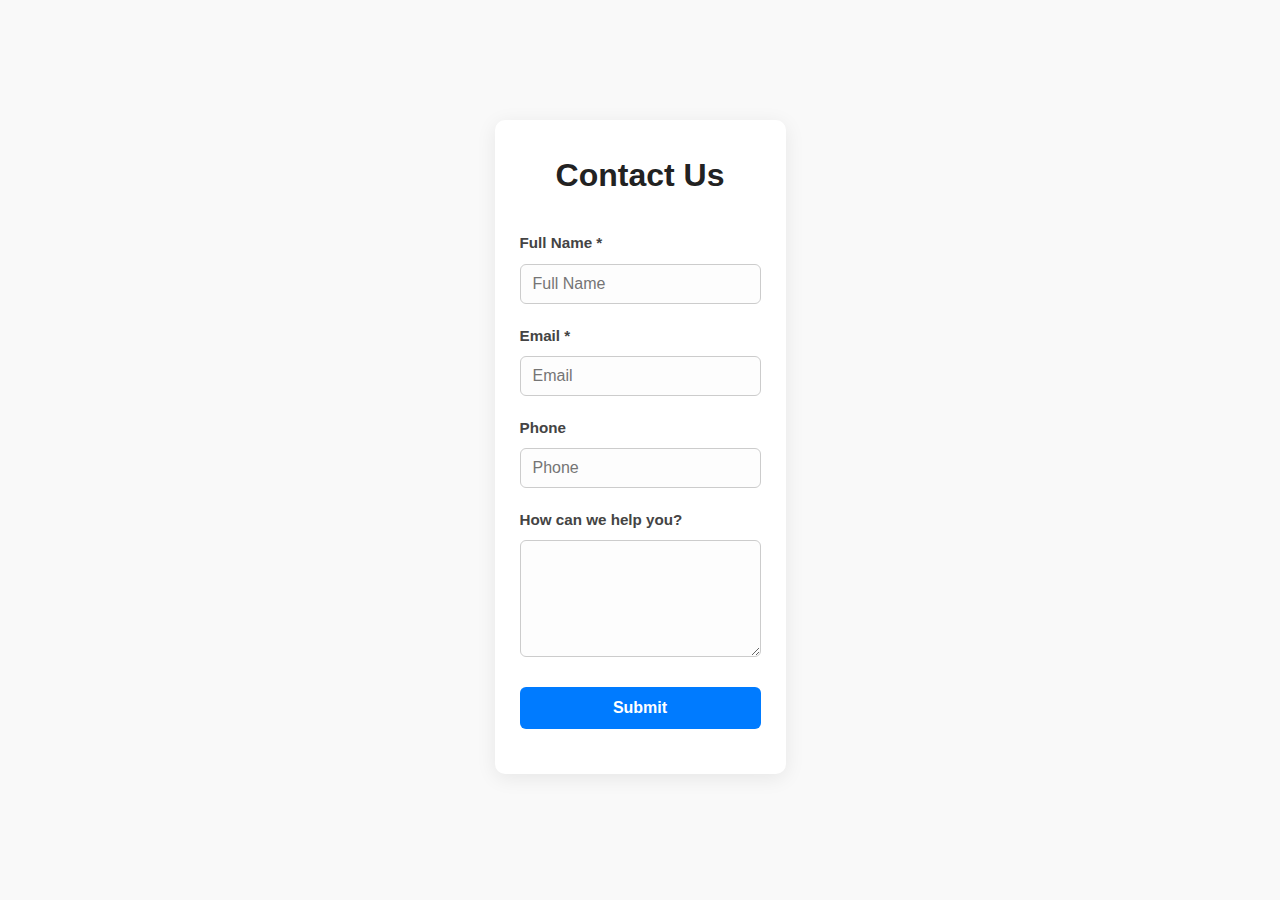
<file: contact/index.html>
<!DOCTYPE html>
<html lang="en">
<head>
  <meta charset="UTF-8" />
  <meta name="viewport" content="width=device-width, initial-scale=1.0"/>
  <title>Contact Caspian Capital</title>
  <link rel="stylesheet" href="../style.css" />
</head>
  
<body class="body-form">

  <main class="form-wrapper">
    <h1 class="form-heading">Contact Us</h1>
    <form id="contact-form">
      <div class="form-group">
        <label for="name">Full Name *</label>
        <input type="text" id="name" name="name" placeholder="Full Name" required />
      </div>

      <div class="form-group">
        <label for="email">Email *</label>
        <input type="email" id="email" name="email" placeholder="Email" required />
      </div>

      <div class="form-group">
        <label for="phone">Phone</label>
        <input type="tel" id="phone" name="phone" placeholder="Phone" />
      </div>

      <div class="form-group">
        <label for="message">How can we help you?</label>
        <textarea id="message" name="message" rows="5"></textarea>
      </div>

      <button type="submit" class="submit-button">Submit</button>
      <p id="form-response" style="margin-top: 15px; text-align: center;"></p>
    </form>
  </main>

<!--   Script for submitting the Contact Form -->
  <script>
  const contactForm = document.getElementById('contact-form');
  const responseEl = document.getElementById('form-response');

  function showMessage(message, color = 'green') {
    responseEl.textContent = message;
    responseEl.style.color = color;
    responseEl.classList.add('show');
  
    // Hide after 3 seconds with fade out
    setTimeout(() => {
      responseEl.classList.remove('show');
      setTimeout(() => {
        responseEl.textContent = '';
      }, 500); // allow fade-out transition
    }, 3000); // Hide after 3 seconds 
  }

  contactForm.addEventListener('submit', async function(e) {
    e.preventDefault();

    // Prepare data using URLSearchParams to avoid CORS preflight
    const data = new URLSearchParams();
    data.append('formType', 'contact');
    data.append('name', contactForm.name.value);
    data.append('email', contactForm.email.value);
    data.append('phone', contactForm.phone.value);
    data.append('message', contactForm.message.value);

    try {
      const res = await fetch('https://script.google.com/macros/s/AKfycbyZAc5-LouC4Ol6M1vs78YmJ__SivZTjeXhlHKa6oRNMB9LNR4mzt11KXNRA4xfQ95Tyg/exec', {
        method: 'POST',
        headers: { 
          'Content-Type': 'application/x-www-form-urlencoded' 
        },
        body: data
      });

      const result = await res.json();
      if (result.result === 'success') {
        contactForm.reset();
        showMessage("✅ Message sent successfully!");
      } else {
        showMessage("❌ Something went wrong. Please try again.", 'darkred');
      }
    } catch (error) {
      console.error('Form submission failed:', error);
      showMessage("⚠️ Error submitting the form: " + error.message, 'darkred');
    }
  });
</script>

</body>
</html>
</file>
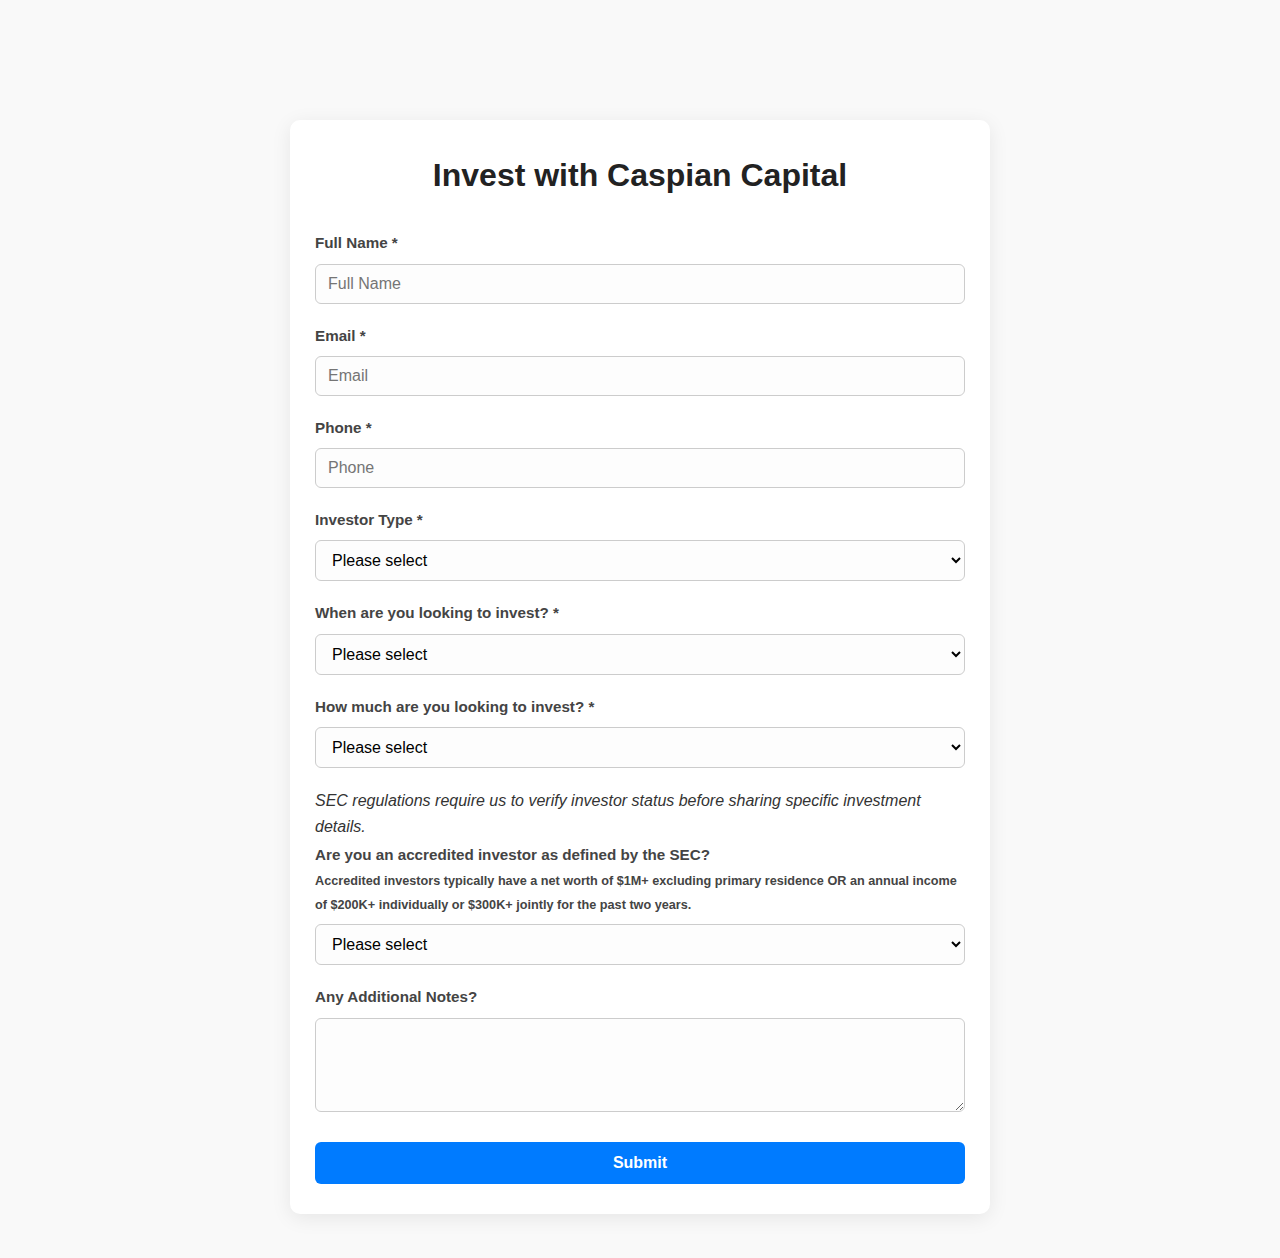
<file: invest/index.html>
<!DOCTYPE html>
<html lang="en">
<head>
  <meta charset="UTF-8" />
  <meta name="viewport" content="width=device-width, initial-scale=1.0"/>
  <title>Invest with Caspian Capital</title>
  <link rel="stylesheet" href="../style.css" />
</head>
  
<body class="body-form">

  <main class="form-wrapper">
    <h1 class="form-heading">Invest with Caspian Capital</h1>
    <form id="invest-form">
      <div class="form-group">
        <label for="full-name">Full Name *</label>
        <input type="text" id="full-name" name="fullName" placeholder="Full Name" required>
      </div>

      <div class="form-group">
        <label for="email">Email *</label>
        <input type="email" id="email" name="email" placeholder="Email" required>
      </div>

      <div class="form-group">
        <label for="phone">Phone *</label>
        <input type="tel" id="phone" name="phone" placeholder="Phone" required>
      </div>

      <div class="form-group">
        <label for="investor-type">Investor Type *</label>
        <select id="investor-type" name="investorType" required>
          <option value="" disabled selected hidden>Please select</option>
          <option value="Individual">Individual</option>
          <option value="IRA">IRA</option>
          <option value="Trust">Trust</option>
          <option value="LLC">LLC</option>
          <option value="Other">Other</option>
        </select>
      </div>

      <div class="form-group">
        <label for="timeline">When are you looking to invest? *</label>
        <select id="timeline" name="timeline" required>
          <option value="" disabled selected hidden>Please select</option>
          <option value="Immediately">Immediately</option>
          <option value="1-3 Months">1-3 Months</option>
          <option value="3-6 Months">3-6 Months</option>
          <option value="6+ Months">6+ Months</option>
        </select>
      </div>

      <div class="form-group">
        <label for="budget">How much are you looking to invest? *</label>
        <select id="budget" name="budget" required>
          <option value="" disabled selected hidden>Please select</option>
          <option value="$10k–$50k">$10k–$50k</option>
          <option value="$50k–$100k">$50k–$100k</option>
          <option value="$100k–$250k">$100k–$250k</option>
          <option value="$250k+">$250k+</option>
        </select>
      </div>

      <div class="form-group">
        <p style="font-style: italic; margin-bottom: 4px;">
          SEC regulations require us to verify investor status before sharing specific investment details.
        </p>
        <label for="accredited">
          Are you an accredited investor as defined by the SEC?<br />
          <small>
            Accredited investors typically have a net worth of $1M+ excluding primary residence OR an annual income of $200K+ individually or $300K+ jointly for the past two years.
          </small>
        </label>
        <select id="accredited" name="accredited" required>
          <option value="" disabled selected hidden>Please select</option>
          <option value="Yes">Yes</option>
          <option value="No">No</option>
          <option value="Unsure">Unsure</option>
          <option value="Other">Other</option>
        </select>
      </div>

      <div class="form-group">
        <label for="notes">Any Additional Notes?</label>
        <textarea id="notes" name="notes" rows="4"></textarea>
      </div>

      <button type="submit" class="submit-button">Submit</button>
    </form>

    <div id="confirmation" style="display:none; margin-top:20px; text-align:center; font-size:1.1rem; color:green;">
      Thank you! Your information has been submitted.
    </div>
  </main>

  <script>
    document.getElementById('invest-form').addEventListener('submit', function(e) {
      e.preventDefault();

      const form = e.target;
      const data = {
        formType: "invest",  
        fullName: form.fullName.value,
        email: form.email.value,
        phone: form.phone.value,
        investorType: form.investorType.value,
        accreditedStatus: form.accreditedStatus.value,
        timeline: form.timeline.value,
        budget: form.budget.value,
        notes: form.notes.value
      };

      fetch('https://script.google.com/macros/s/AKfycby4OtjjgSDYyj1LafsRRfb1Kh017avCn8o_jQx51NH99u-CDoDdCsWN2T1YSUH-NzGF4Q/exec', {
        method: 'POST',
        headers: { 'Content-Type': 'application/json' },
        body: JSON.stringify(data)
      })
      .then(response => {
        if (response.ok) {
          form.style.display = 'none';
          document.getElementById('confirmation').style.display = 'block';
        } else {
          alert('Something went wrong. Please try again.');
        }
      })
      .catch(error => {
        alert('Error: ' + error.message);
      });
    });
  </script>

</body>
</html>
</file>
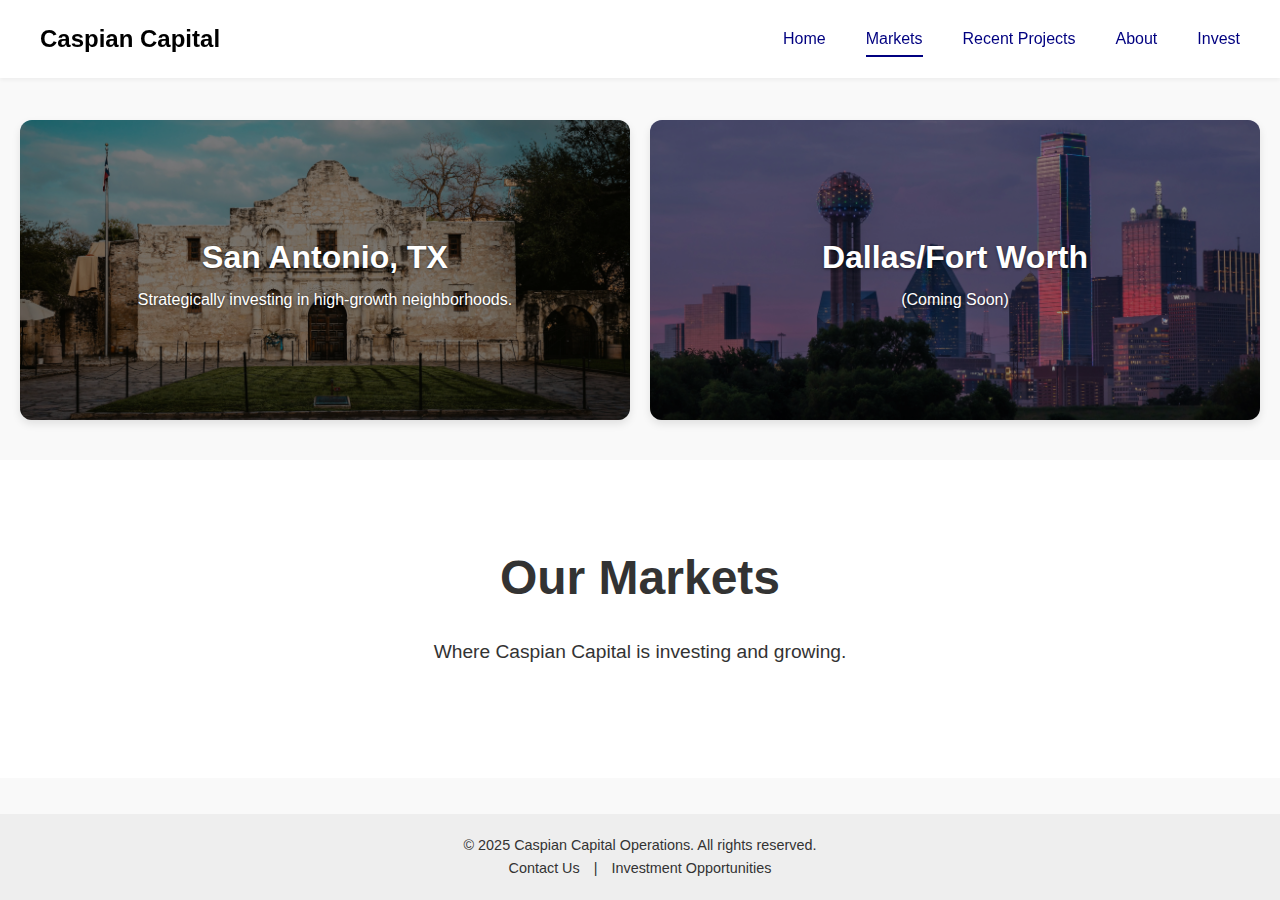
<file: markets/index.html>
<!DOCTYPE html>
<html lang="en">
<head>
  <meta charset="UTF-8" />
  <meta name="viewport" content="width=device-width, initial-scale=1.0"/>
  <title>Markets | Caspian Capital</title>
  <link rel="stylesheet" href="../style.css" />
</head>

  
<body>

  <!-- Desktop Navbar -->
  <nav class="navbar">
    <a href="/" class="logo">Caspian Capital</a>
    <ul class="nav-links desktop-menu">
      <li><a href="/">Home</a></li>
      <li><a href="/markets/" class="active">Markets</a></li>
      <li><a href="/projects/">Recent Projects</a></li>
      <li><a href="/about/">About</a></li>
      <li><a href="/invest/" target="_blank" rel="noopener noreferrer">Invest</a></li>
    </ul>
    <div class="hamburger" onclick="openMenu()">☰</div>
  </nav>

  <!-- Overlay Menu -->
  <div id="overlayMenu" class="overlay">
    <div class="overlay-content">
      <span class="close-btn" onclick="closeMenu()">✕</span>
      <ul>
        <li><a href="/">Home</a></li>
        <li><a href="/markets/" class="active">Markets</a></li>
        <li><a href="/projects/">Recent Projects</a></li>
        <li><a href="/about/">About</a></li>
        <li><a href="/invest/" target="_blank" rel="noopener noreferrer">Invest</a></li>
      </ul>
    </div>
  </div>

  <!-- Markets Grid -->
  <main class="content">
    <section class="market-section">
      
      <a href="/markets/sanantonio" class="market-card" style="background-image: url('../images/markets/sanantonio');">
        <div class="market-overlay">
          <h2>San Antonio, TX</h2>
          <p>Strategically investing in high-growth neighborhoods.</p>
        </div>
      </a>

      <a href="/markets/dallas" class="market-card" style="background-image: url('../images/markets/dallas');">
        <div class="market-overlay">
          <h2>Dallas/Fort Worth</h2>
          <p>(Coming Soon)</p>
<!--           <p>Diversified multi-family opportunities in a booming metro.</p> -->
        </div>
      </a>

<!--       <div class="market-card" style="background-image: url('images/houston.jpg');">
        <div class="market-overlay">
          <h2>Houston, TX</h2>
          <p>Leveraging industry migration for long-term returns.</p>
        </div>
      </div> -->

<!--       <div class="market-card" style="background-image: url('images/comingsoon.jpg');">
        <div class="market-overlay">
          <h2>Coming Soon</h2>
          <p>Stay up to date on our expansion.</p>
        </div>
      </div> -->
      
    </section>
  </main>

  <!-- Page Header -->
  <header class="hero">
    <h1>Our Markets</h1>
    <p>Where Caspian Capital is investing and growing.</p>
  </header>

  <!-- Footer -->
  <footer class="footer">
    <p>&copy; 2025 Caspian Capital Operations. All rights reserved.</p>
    <div class="social-links">
      <a href="/contact/" target="_blank" rel="noopener noreferrer">Contact Us</a> | 
      <a href="/invest/" target="_blank" rel="noopener noreferrer">Investment Opportunities</a>
    </div>
  </footer>

  <!-- Overlay Menu Scripts -->
  <script>
    function openMenu() {
      document.getElementById("overlayMenu").classList.add("active");
      document.body.classList.add("menu-open");
    }

    function closeMenu() {
      document.getElementById("overlayMenu").classList.remove("active");
      document.body.classList.remove("menu-open");
    }
  </script>

  
</body>
</html>
</file>
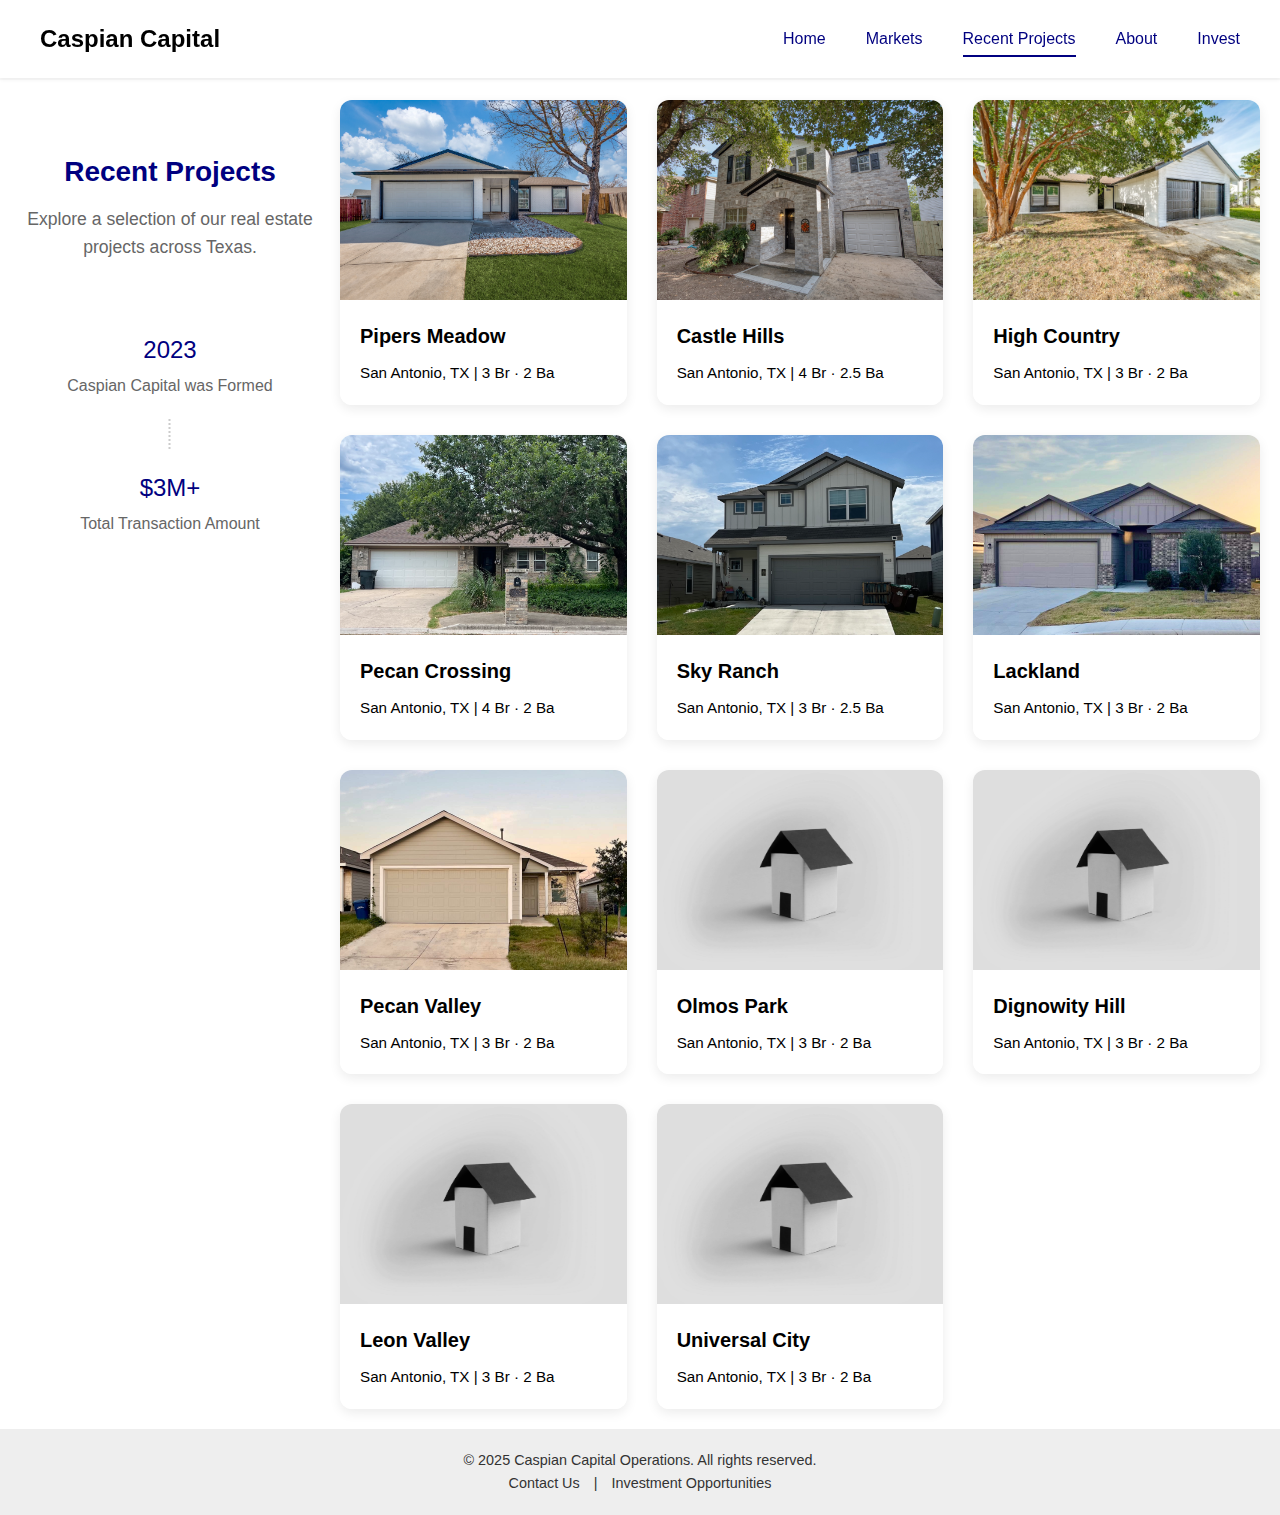
<file: projects/index.html>
<!DOCTYPE html>
<html lang="en">
<head>
  <meta charset="UTF-8" />
  <meta name="viewport" content="width=device-width, initial-scale=1.0"/>
  <title>Projects | Caspian Capital</title>
  <link rel="stylesheet" href="../style.css" />
</head>

  
<body>

  <!-- Desktop Navbar -->
  <nav class="navbar">
    <a href="/" class="logo">Caspian Capital</a>
    <ul class="nav-links desktop-menu">
      <li><a href="/">Home</a></li>
      <li><a href="/markets/">Markets</a></li>
      <li><a href="/projects/"class="active">Recent Projects</a></li>
      <li><a href="/about/">About</a></li>
      <li><a href="/invest/" target="_blank" rel="noopener noreferrer">Invest</a></li>
    </ul>
    <div class="hamburger" onclick="openMenu()">☰</div>
  </nav>

  <!-- Overlay Menu -->
  <div id="overlayMenu" class="overlay">
    <div class="overlay-content">
      <span class="close-btn" onclick="closeMenu()">✕</span>
      <ul>
        <li><a href="/">Home</a></li>
        <li><a href="/markets/">Markets</a></li>
        <li><a href="/projects/" class="active">Recent Projects</a></li>
        <li><a href="/about/">About</a></li>
        <li><a href="/invest/" target="_blank" rel="noopener noreferrer">Invest</a></li>
      </ul>
    </div>
  </div>

  <!-- Projects Section -->
  <section class="projects-layout">
    <div class="projects-container">

      <!-- Hero + Grid Wrapper -->
      <div class="projects-content">

        <!-- Hero Section -->
        <div class="projects-hero">
          <h1>Recent Projects</h1>
          <p class="hero-subtitle">Explore a selection of our real estate projects across Texas.</p>

          <div class="stats">
            
            <div class="stat">
              <h2>2023</h2>
              <p>Caspian Capital was Formed</p>
            </div>
            
            <div class="stat">
              <h2>$3M+</h2>
              <p>Total Transaction Amount</p>
            </div>
            
<!--             <div class="stat">
              <h2>20</h2>
              <p>Properties acquired</p>
            </div> -->
            
<!--             <div class="stat">
              <h2>$5M+</h2>
              <p>Total value of portfolio</p>
            </div> -->
            
          </div>
          
        </div>
              
        <!-- Projects Grid -->
        <div class="projects-grid">
      
              <!-- Project Card 1 -->
                <div class="project-card">
<!--               <a class="project-card" href="/projects/details.html?id=pipers-meadow"> -->
                <img src="../images/properties/PipersMeadow" alt="Pipers Meadow" />
                <div class="project-info">
                  <h3>Pipers Meadow</h3>
                  <p>San Antonio, TX | 3 Br · 2 Ba</p>
<!--                   <p>One-story with a spacious backyard.</p> -->
                </div>
<!--               </a> -->
              </div>
      
              <!-- Project Card 2 -->
                <div class="project-card">
<!--                <a class="project-card" href="/projects/details.html?id=castle-hills"> -->
                <img src="../images/properties/CastleHills" alt="Castle Hills" />
                <div class="project-info">
                  <h3>Castle Hills</h3>
                  <p>San Antonio, TX | 4 Br · 2.5 Ba</p>
<!--                   <p>Two-story in a family-oriented neighborhood.</p> -->
                </div>
<!--               </a> -->
              </div>
      
              <!-- Project Card 3 -->
                <div class="project-card">
<!--                <a class="project-card" href="/projects/details.html?id=high-country"> -->
                <img src="../images/properties/HighCountry" alt="High Country" />
                 <div class="project-info">
                  <h3>High Country</h3>
                  <p>San Antonio, TX | 3 Br · 2 Ba</p>
<!--                   <p>Open layout with easy access to main routes - 1604 and i35.</p> -->
                </div>
<!--                </a> -->
              </div>

              <!-- Project Card 4 -->
               <div class="project-card">
                <img src="../images/properties/PecanCrossing" alt="Pecan Crossing" />
                 <div class="project-info">
                  <h3>Pecan Crossing</h3>
                  <p>San Antonio, TX | 4 Br · 2 Ba</p>
<!--                   <p>Open layout with easy access to main routes - 1604 and i35.</p> -->
                </div>
               </div>

              <!-- Project Card 5 -->
               <div class="project-card">
                <img src="../images/properties/SkyRanch" alt="Sky Ranch" />
                 <div class="project-info">
                  <h3>Sky Ranch</h3>
                  <p>San Antonio, TX | 3 Br · 2.5 Ba</p>
<!--                   <p>Open layout with easy access to main routes - 1604 and i35.</p> -->
                </div>
               </div>

              <!-- Project Card 6 -->
               <div class="project-card">
                <img src="../images/properties/Lackland" alt="Lackland" />
                 <div class="project-info">
                  <h3>Lackland</h3>
                  <p>San Antonio, TX | 3 Br · 2 Ba</p>
<!--                   <p>Open layout with easy access to main routes - 1604 and i35.</p> -->
                </div>
               </div>

              <!-- Project Card 7 -->
               <div class="project-card">
                <img src="../images/properties/PecanValley" alt="Pecan Valley" />
                 <div class="project-info">
                  <h3>Pecan Valley</h3>
                  <p>San Antonio, TX | 3 Br · 2 Ba</p>
<!--                   <p>Open layout with easy access to main routes - 1604 and i35.</p> -->
                </div>
               </div>
      
              <!-- Project Card 8 -->
              <div class="project-card">
                <img src="../images/placeholder/house" alt="Vista Park Villas" />
                 <div class="project-info">
                  <h3>Olmos Park</h3>
                  <p>San Antonio, TX | 3 Br · 2 Ba</p>
<!--                   <p>Historic home in an upscale neighborhood.</p> -->
                </div>
              </div>

              <!-- Project Card 9 -->
              <div class="project-card">
                <img src="../images/placeholder/house" alt="Vista Park Villas" />
                 <div class="project-info">
                  <h3>Dignowity Hill</h3>
                  <p>San Antonio, TX | 3 Br · 2 Ba</p>
<!--                   <p>Corner lot, minutes from downtown.</p> -->
                </div>
              </div>

              <!-- Project Card 10 -->
              <div class="project-card">
                <img src="../images/placeholder/house" alt="Vista Park Villas" />
                 <div class="project-info">
                  <h3>Leon Valley</h3>
                  <p>San Antonio, TX | 3 Br · 2 Ba</p>
<!--                   <p>Beautiful interior with modern finishes.</p> -->
                </div>
              </div>

              <!-- Project Card 11 -->
              <div class="project-card">
                <img src="../images/placeholder/house" alt="Vista Park Villas" />
                 <div class="project-info">
                  <h3>Universal City</h3>
                  <p>San Antonio, TX | 3 Br · 2 Ba</p>
<!--                   <p>Beautiful interior with modern finishes.</p> -->
                </div>
              </div>
          
        </div>
        
      </div>
    </div>
  </section>
    

  <!-- Footer -->
  <footer class="footer">
    <p>&copy; 2025 Caspian Capital Operations. All rights reserved.</p>
    <div class="social-links">
      <a href="/contact/" target="_blank" rel="noopener noreferrer">Contact Us</a> | 
      <a href="/invest/" target="_blank" rel="noopener noreferrer">Investment Opportunities</a>
    </div>
  </footer>

  <!-- Overlay Menu Scripts -->
  <script>
    function openMenu() {
      document.getElementById("overlayMenu").classList.add("active");
      document.body.classList.add("menu-open");
    }

    function closeMenu() {
      document.getElementById("overlayMenu").classList.remove("active");
      document.body.classList.remove("menu-open");
    }
  </script>

  
</body>
</html>
</file>
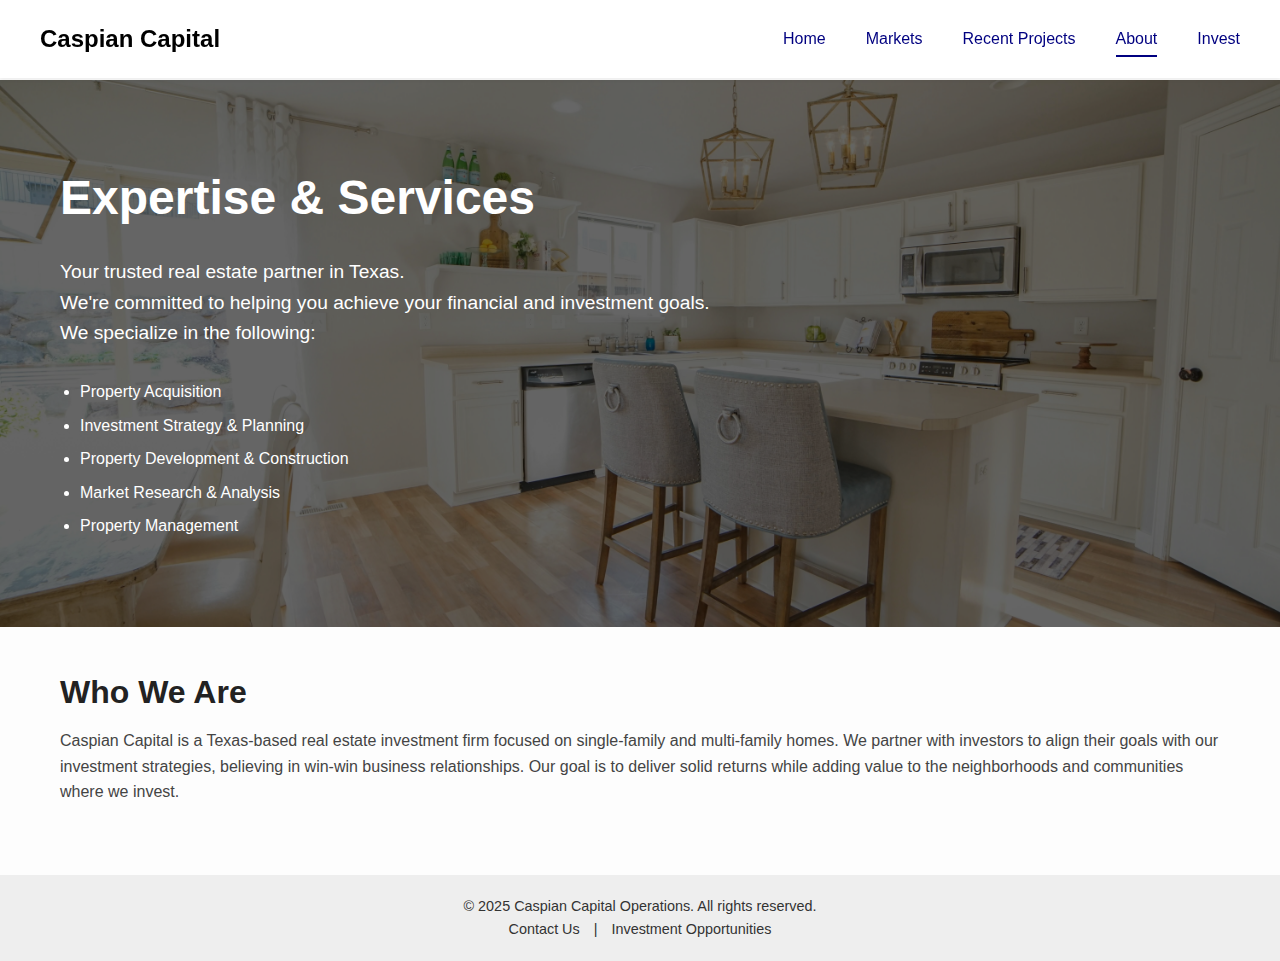
<file: about.html>
<!DOCTYPE html>
<html lang="en">
<head>
  <meta charset="UTF-8" />
  <meta name="viewport" content="width=device-width, initial-scale=1.0"/>
  <title>About | Caspian Capital</title>
  <link rel="stylesheet" href="style.css" />
</head>

  
<body>

  <!-- Desktop Navbar -->
  <nav class="navbar">
    <a href="index.html" class="logo">Caspian Capital</a>
    <ul class="nav-links desktop-menu">
      <li><a href="index.html">Home</a></li>
      <li><a href="markets.html">Markets</a></li>
      <li><a href="projects.html">Recent Projects</a></li>
      <li><a href="about.html" class="active">About</a></li>
      <li><a href="invest.html" target="_blank" rel="noopener noreferrer">Invest</a></li>
    </ul>
    <div class="hamburger" onclick="openMenu()">☰</div>
  </nav>

  <!-- Overlay Menu -->
  <div id="overlayMenu" class="overlay">
    <div class="overlay-content">
      <span class="close-btn" onclick="closeMenu()">✕</span>
      <ul>
        <li><a href="index.html">Home</a></li>
        <li><a href="markets.html">Markets</a></li>
        <li><a href="projects.html">Recent Projects</a></li>
        <li><a href="about.html" class="active">About</a></li>
        <li><a href="invest.html" target="_blank" rel="noopener noreferrer">Invest</a></li>
      </ul>
    </div>
  </div>

  <!-- Hero -->
  <section class="hero about-hero" style="background-image: url('images/placeholder/about'); background-size: cover; background-position: center; background-repeat: no-repeat;">
    <div class="container">
      <h1>Expertise & Services</h1>
      <p>
        Your trusted real estate partner in Texas.<br>
        We're committed to helping you achieve your financial and investment goals.<br>
        We specialize in the following:
      </p>

      <ul class="hero-list">
        <li>Property Acquisition</li>
        <li>Investment Strategy & Planning</li>
        <li>Property Development & Construction</li>
        <li>Market Research & Analysis</li>
        <li>Property Management</li>
      </ul>
      
    </div>
  </section>

  <!-- About Content -->
  <section class="about-content">
    <div class="container">
      <h2>Who We Are</h2>
      <p>Caspian Capital is a Texas-based real estate investment firm focused on single-family and multi-family homes. We partner with investors to align their goals with our investment strategies, believing in win-win business relationships. Our goal is to deliver solid returns while adding value to the neighborhoods and communities where we invest.</p>
      
<!--       <h2>Our Mission</h2>
      <p>To provide exceptional service and real estate expertise that help our clients make confident, informed decisions — whether buying, selling, or investing.</p> -->
    </div>
  </section>

  <!-- Footer -->
  <footer class="footer">
    <p>&copy; 2025 Caspian Capital Operations. All rights reserved.</p>
    <div class="social-links">
      <a href="contact.html" target="_blank" rel="noopener noreferrer">Contact Us</a> | 
      <a href="invest.html" target="_blank" rel="noopener noreferrer">Investment Opportunities</a>
    </div>
  </footer>

  <!-- Overlay Menu Scripts -->
  <script>
    function openMenu() {
      document.getElementById("overlayMenu").classList.add("active");
      document.body.classList.add("menu-open");
    }

    function closeMenu() {
      document.getElementById("overlayMenu").classList.remove("active");
      document.body.classList.remove("menu-open");
    }
  </script>

  
</body>
</html>
</file>
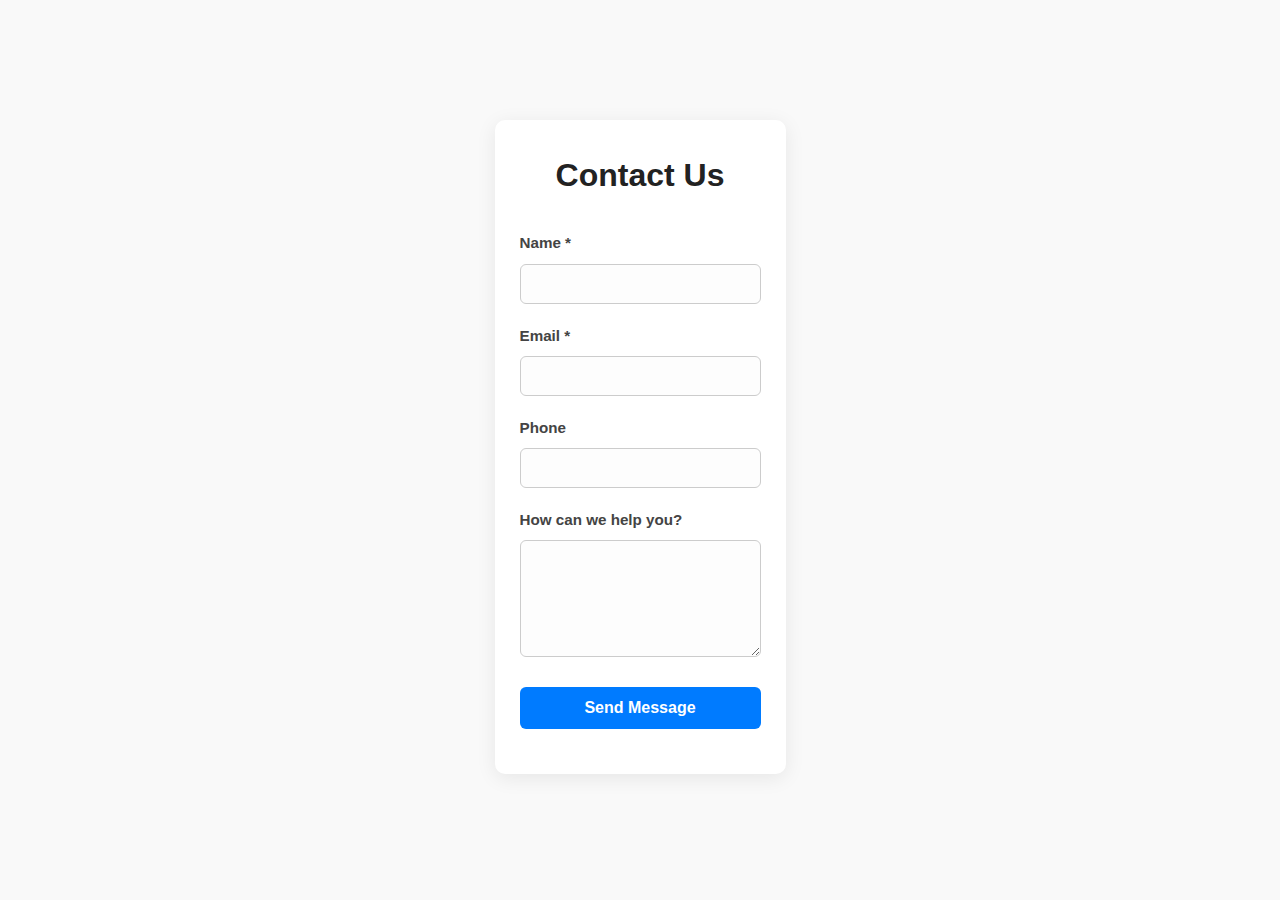
<file: contact.html>
<!DOCTYPE html>
<html lang="en">
<head>
  <meta charset="UTF-8" />
  <meta name="viewport" content="width=device-width, initial-scale=1.0"/>
  <title>Contact Us</title>
  <link rel="stylesheet" href="style.css" />
</head>
<body>

  <main class="form-wrapper">
    <h1 class="form-heading">Contact Us</h1>
    <form id="contact-form">
      <div class="form-group">
        <label for="name">Name *</label>
        <input type="text" id="name" name="name" required />
      </div>

      <div class="form-group">
        <label for="email">Email *</label>
        <input type="email" id="email" name="email" required />
      </div>

      <div class="form-group">
        <label for="phone">Phone</label>
        <input type="tel" id="phone" name="phone" />
      </div>

      <div class="form-group">
        <label for="message">How can we help you?</label>
        <textarea id="message" name="message" rows="5"></textarea>
      </div>

      <button type="submit" class="submit-button">Send Message</button>
      <p id="form-response" style="margin-top: 15px; text-align: center;"></p>
    </form>
  </main>

  <script>
    const contactForm = document.getElementById('contact-form');
    const responseEl = document.getElementById('form-response');

    contactForm.addEventListener('submit', async function(e) {
      e.preventDefault();

      const formData = {
        formType: 'contact',
        name: contactForm.name.value,
        email: contactForm.email.value,
        phone: contactForm.phone.value,
        message: contactForm.message.value
      };

      try {
        const res = await fetch('https://script.google.com/macros/s/AKfycby4OtjjgSDYyj1LafsRRfb1Kh017avCn8o_jQx51NH99u-CDoDdCsWN2T1YSUH-NzGF4Q/exec', {
          method: 'POST',
          body: JSON.stringify(formData),
          headers: {
            'Content-Type': 'application/json'
          }
        });

        const result = await res.json();
        if (result.result === 'success') {
          responseEl.textContent = "✅ Message sent successfully!";
          contactForm.reset();
        } else {
          responseEl.textContent = "❌ Something went wrong. Please try again.";
        }
      } catch (error) {
        console.error(error);
        responseEl.textContent = "⚠️ Error submitting the form.";
      }
    });
  </script>
</body>
</html>
</file>
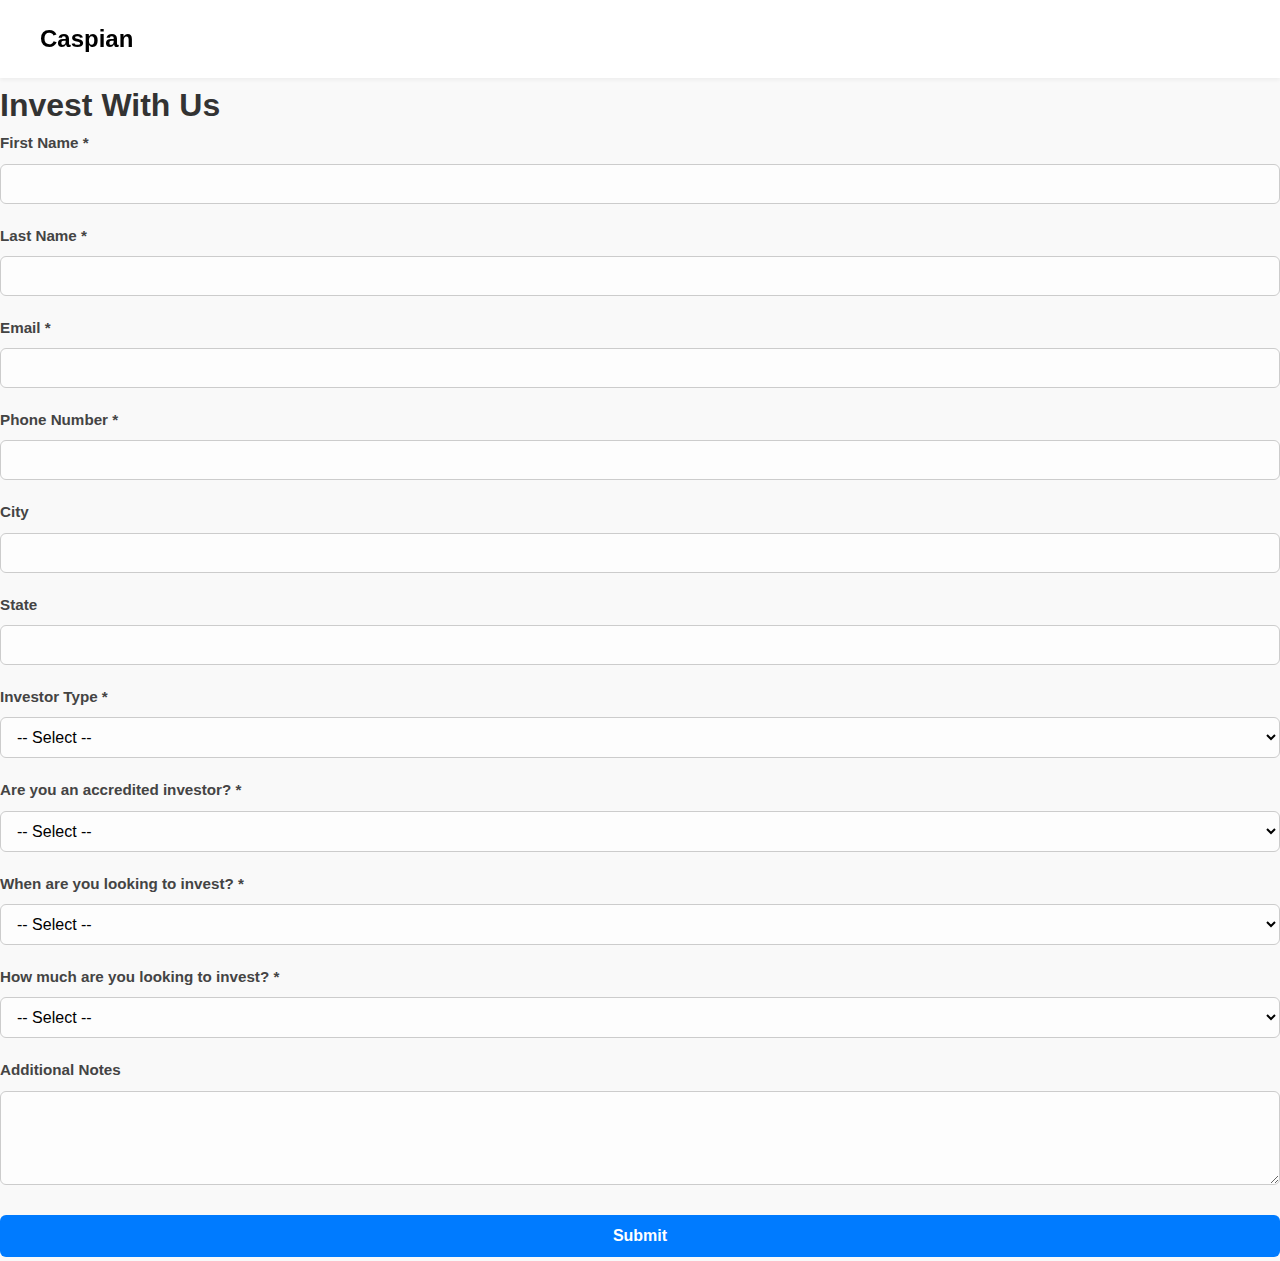
<file: invest.html>
<!DOCTYPE html>
<html lang="en">
<head>
  <meta charset="UTF-8" />
  <meta name="viewport" content="width=device-width, initial-scale=1.0"/>
  <title>Invest With Us</title>
  <link rel="stylesheet" href="style.css" />
</head>
<body>

  <div class="navbar">
    <a href="index.html" class="logo">Caspian</a>
  </div>

  <main class="invest-container">
    <h1 class="invest-heading">Invest With Us</h1>
    <form action="https://formspree.io/f/YOUR_FORM_ID" method="POST" class="invest-form">
      <div class="form-row">
        <div class="form-group">
          <label for="first-name">First Name *</label>
          <input type="text" id="first-name" name="First Name" required>
        </div>
        <div class="form-group">
          <label for="last-name">Last Name *</label>
          <input type="text" id="last-name" name="Last Name" required>
        </div>
      </div>

      <div class="form-row">
        <div class="form-group">
          <label for="email">Email *</label>
          <input type="email" id="email" name="Email" required>
        </div>
        <div class="form-group">
          <label for="phone">Phone Number *</label>
          <input type="tel" id="phone" name="Phone Number" required>
        </div>
      </div>

      <div class="form-row">
        <div class="form-group">
          <label for="city">City</label>
          <input type="text" id="city" name="City">
        </div>
        <div class="form-group">
          <label for="state">State</label>
          <input type="text" id="state" name="State">
        </div>
      </div>

      <div class="form-group">
        <label for="investor-type">Investor Type *</label>
        <select id="investor-type" name="Investor Type" required>
          <option value="">-- Select --</option>
          <option value="Individual">Individual</option>
          <option value="IRA">IRA</option>
          <option value="Trust">Trust</option>
          <option value="LLC">LLC</option>
          <option value="Other">Other</option>
        </select>
      </div>

      <div class="form-group">
        <label for="accredited-status">Are you an accredited investor? *</label>
        <select id="accredited-status" name="Accredited Status" required>
          <option value="">-- Select --</option>
          <option value="Yes">Yes</option>
          <option value="No">No</option>
        </select>
      </div>

      <div class="form-group">
        <label for="timeline">When are you looking to invest? *</label>
        <select id="timeline" name="Investment Timeline" required>
          <option value="">-- Select --</option>
          <option value="Immediately">Immediately</option>
          <option value="1-3 Months">1-3 Months</option>
          <option value="3-6 Months">3-6 Months</option>
          <option value="6+ Months">6+ Months</option>
        </select>
      </div>

      <div class="form-group">
        <label for="budget">How much are you looking to invest? *</label>
        <select id="budget" name="Investment Amount" required>
          <option value="">-- Select --</option>
          <option value="$50k-$100k">$50k–$100k</option>
          <option value="$100k-$250k">$100k–$250k</option>
          <option value="$250k-$500k">$250k–$500k</option>
          <option value="$500k+">$500k+</option>
        </select>
      </div>

      <div class="form-group">
        <label for="message">Additional Notes</label>
        <textarea id="message" name="Message" rows="4"></textarea>
      </div>

      <button type="submit" class="submit-button">Submit</button>
    </form>
  </main>

</body>
</html>
</file>
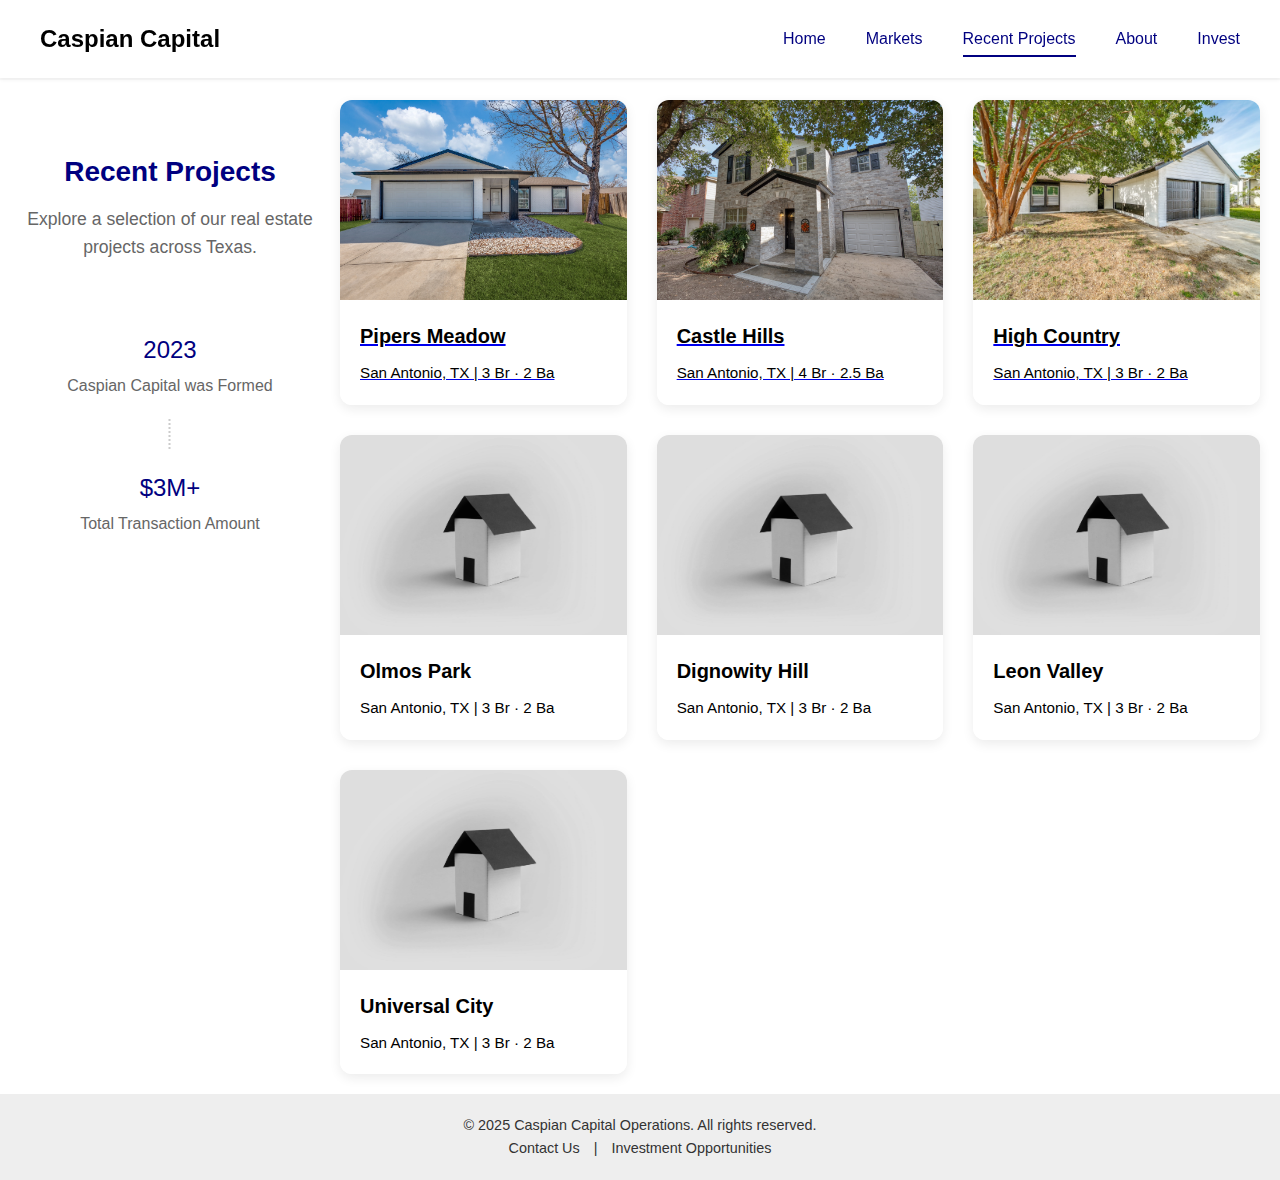
<file: projects.html>
<!DOCTYPE html>
<html lang="en">
<head>
  <meta charset="UTF-8" />
  <meta name="viewport" content="width=device-width, initial-scale=1.0"/>
  <title>Projects | Caspian Capital</title>
  <link rel="stylesheet" href="style.css" />
</head>

  
<body>

  <!-- Desktop Navbar -->
  <nav class="navbar">
    <a href="index.html" class="logo">Caspian Capital</a>
    <ul class="nav-links desktop-menu">
      <li><a href="index.html">Home</a></li>
      <li><a href="markets.html">Markets</a></li>
      <li><a href="projects.html"class="active">Recent Projects</a></li>
      <li><a href="about.html">About</a></li>
      <li><a href="invest.html" target="_blank" rel="noopener noreferrer">Invest</a></li>
    </ul>
    <div class="hamburger" onclick="openMenu()">☰</div>
  </nav>

  <!-- Overlay Menu -->
  <div id="overlayMenu" class="overlay">
    <div class="overlay-content">
      <span class="close-btn" onclick="closeMenu()">✕</span>
      <ul>
        <li><a href="index.html">Home</a></li>
        <li><a href="markets.html">Markets</a></li>
        <li><a href="projects.html" class="active">Recent Projects</a></li>
        <li><a href="about.html">About</a></li>
        <li><a href="invest.html" target="_blank" rel="noopener noreferrer">Invest</a></li>
      </ul>
    </div>
  </div>

  <!-- Projects Section -->
  <section class="projects-layout">
    <div class="projects-container">

      <!-- Hero + Grid Wrapper -->
      <div class="projects-content">

        <!-- Hero Section -->
        <div class="projects-hero">
          <h1>Recent Projects</h1>
          <p class="hero-subtitle">Explore a selection of our real estate projects across Texas.</p>

          <div class="stats">
            
            <div class="stat">
              <h2>2023</h2>
              <p>Caspian Capital was Formed</p>
            </div>
            
            <div class="stat">
              <h2>$3M+</h2>
              <p>Total Transaction Amount</p>
            </div>
            
<!--             <div class="stat">
              <h2>20</h2>
              <p>Properties acquired</p>
            </div> -->
            
<!--             <div class="stat">
              <h2>$5M+</h2>
              <p>Total value of portfolio</p>
            </div> -->
            
          </div>
          
        </div>
              
        <!-- Projects Grid -->
        <div class="projects-grid">
      
              <!-- Project Card 1 -->
              <a class="project-card" href="properties/details.html?id=pipers-meadow">
                <img src="images/properties/PipersMeadow" alt="Pipers Meadow" />
                <div class="project-info">
                  <h3>Pipers Meadow</h3>
                  <p>San Antonio, TX | 3 Br · 2 Ba</p>
<!--                   <p>One-story with a spacious backyard.</p> -->
                </div>
              </a>
      
              <!-- Project Card 2 -->
               <a class="project-card" href="properties/details.html?id=castle-hills">
                <img src="images/properties/CastleHills" alt="Castle Hills" />
                <div class="project-info">
                  <h3>Castle Hills</h3>
                  <p>San Antonio, TX | 4 Br · 2.5 Ba</p>
<!--                   <p>Two-story in a family-oriented neighborhood.</p> -->
                </div>
              </a>
      
              <!-- Project Card 3 -->
               <a class="project-card" href="properties/details.html?id=high-country">
                <img src="images/properties/HighCountry" alt="High Country" />
                 <div class="project-info">
                  <h3>High Country</h3>
                  <p>San Antonio, TX | 3 Br · 2 Ba</p>
<!--                   <p>Open layout with easy access to main routes - 1604 and i35.</p> -->
                </div>
               </a>
      
              <!-- Project Card 4 -->
              <div class="project-card">
                <img src="images/placeholder/house" alt="Vista Park Villas" />
                 <div class="project-info">
                  <h3>Olmos Park</h3>
                  <p>San Antonio, TX | 3 Br · 2 Ba</p>
<!--                   <p>Historic home in an upscale neighborhood.</p> -->
                </div>
              </div>

              <!-- Project Card 5 -->
              <div class="project-card">
                <img src="images/placeholder/house" alt="Vista Park Villas" />
                 <div class="project-info">
                  <h3>Dignowity Hill</h3>
                  <p>San Antonio, TX | 3 Br · 2 Ba</p>
<!--                   <p>Corner lot, minutes from downtown.</p> -->
                </div>
              </div>

              <!-- Project Card 6 -->
              <div class="project-card">
                <img src="images/placeholder/house" alt="Vista Park Villas" />
                 <div class="project-info">
                  <h3>Leon Valley</h3>
                  <p>San Antonio, TX | 3 Br · 2 Ba</p>
<!--                   <p>Beautiful interior with modern finishes.</p> -->
                </div>
              </div>

              <!-- Project Card 7 -->
              <div class="project-card">
                <img src="images/placeholder/house" alt="Vista Park Villas" />
                 <div class="project-info">
                  <h3>Universal City</h3>
                  <p>San Antonio, TX | 3 Br · 2 Ba</p>
<!--                   <p>Beautiful interior with modern finishes.</p> -->
                </div>
              </div>
          
        </div>
        
      </div>
    </div>
  </section>
    

  <!-- Footer -->
  <footer class="footer">
    <p>&copy; 2025 Caspian Capital Operations. All rights reserved.</p>
    <div class="social-links">
      <a href="contact.html" target="_blank" rel="noopener noreferrer">Contact Us</a> | 
      <a href="invest.html" target="_blank" rel="noopener noreferrer">Investment Opportunities</a>
    </div>
  </footer>

  <!-- Overlay Menu Scripts -->
  <script>
    function openMenu() {
      document.getElementById("overlayMenu").classList.add("active");
      document.body.classList.add("menu-open");
    }

    function closeMenu() {
      document.getElementById("overlayMenu").classList.remove("active");
      document.body.classList.remove("menu-open");
    }
  </script>

  
</body>
</html>
</file>
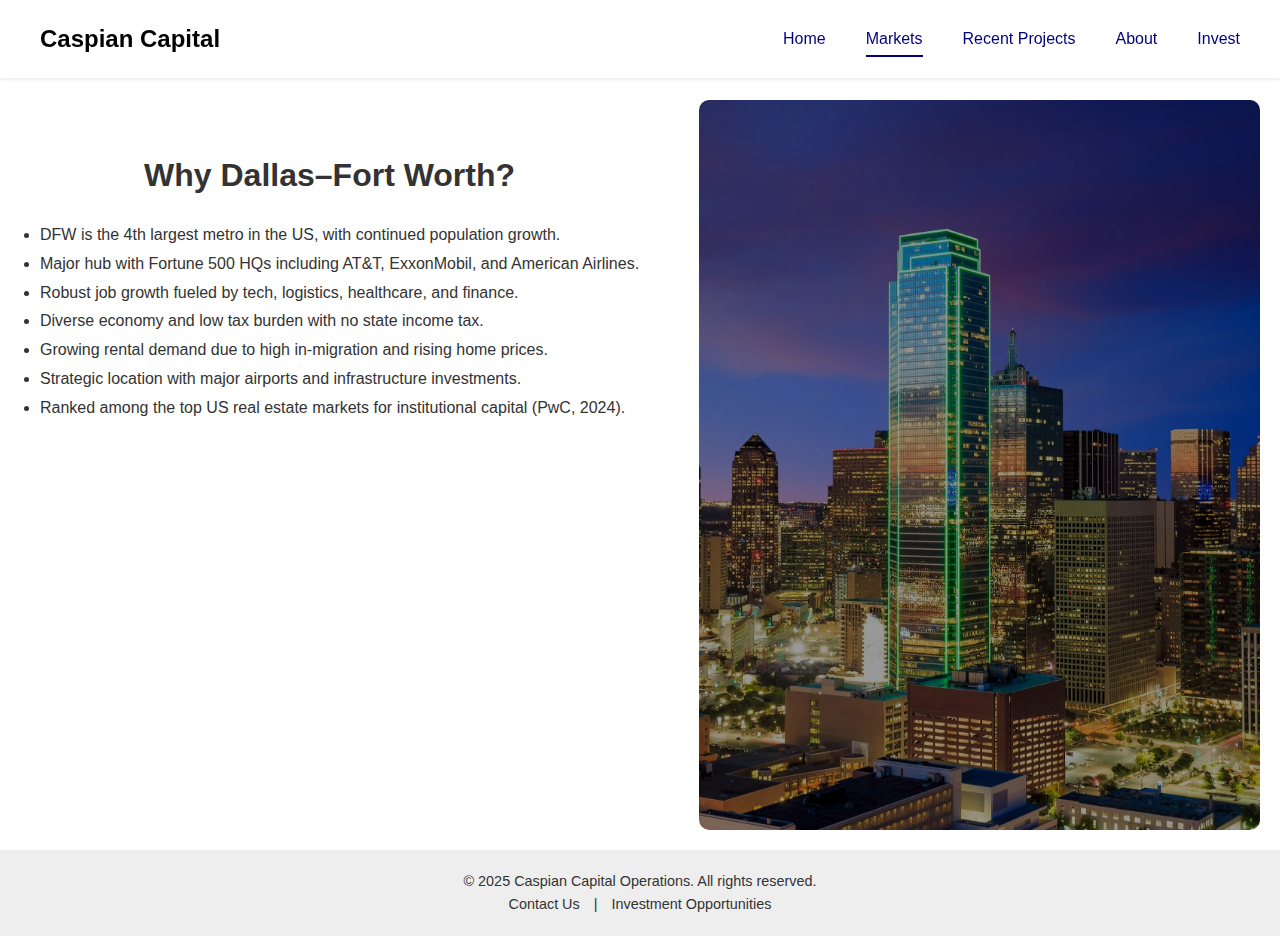
<file: markets/dallas.html>
<!DOCTYPE html>
<html lang="en">
<head>
  <meta charset="UTF-8" />
  <meta name="viewport" content="width=device-width, initial-scale=1.0"/>
  <title>DFW Market Overview</title>
  <link rel="stylesheet" href="../style.css" />
</head>

<body>

  <!-- Desktop Navbar -->
  <nav class="navbar">
    <a href="../index.html" class="logo">Caspian Capital</a>
    <ul class="nav-links desktop-menu">
      <li><a href="../index.html">Home</a></li>
      <li><a href="../markets.html" class="active">Markets</a></li>
      <li><a href="../projects.html">Recent Projects</a></li>
      <li><a href="../about.html">About</a></li>
      <li><a href="../invest.html" target="_blank" rel="noopener noreferrer">Invest</a></li>
    </ul>
    <div class="hamburger" onclick="openMenu()">☰</div>
  </nav>

  <!-- Overlay Menu -->
  <div id="overlayMenu" class="overlay">
    <div class="overlay-content">
      <span class="close-btn" onclick="closeMenu()">✕</span>
      <ul>
        <li><a href="../index.html">Home</a></li>
        <li><a href="../markets.html" class="active">Markets</a></li>
        <li><a href="../projects.html">Recent Projects</a></li>
        <li><a href="../about.html">About</a></li>
        <li><a href="../invest.html" target="_blank" rel="noopener noreferrer">Invest</a></li>
      </ul>
    </div>
  </div>

  <!-- Info Section -->
  <section class="projects-layout">
    <div class="projects-container">

      <!-- Hero + Grid Wrapper -->
      <div class="projects-content-market">

        <!-- Hero Section -->
        <div class="market-info">
          <h1>Why Dallas–Fort Worth?</h1>
          <ul>
            <li>DFW is the 4th largest metro in the US, with continued population growth.</li>
            <li>Major hub with Fortune 500 HQs including AT&T, ExxonMobil, and American Airlines.</li>
            <li>Robust job growth fueled by tech, logistics, healthcare, and finance.</li>
            <li>Diverse economy and low tax burden with no state income tax.</li>
            <li>Growing rental demand due to high in-migration and rising home prices.</li>
            <li>Strategic location with major airports and infrastructure investments.</li>
            <li>Ranked among the top US real estate markets for institutional capital (PwC, 2024).</li>
          </ul>

          <div class="map-embed-box">
            <iframe 
              src="https://www.google.com/maps/embed?pb=!1m14!1m12!1m3!1d279056.8!2d-96.7970!3d32.7767!2m3!1f0!2f0!3f0!3m2!1i1024!2i768!4f13.1!5e0!3m2!1sen!2sus!4v1717111111111!5m2!1sen!2sus"
              width="100%"
              height="350"
              style="border:0; border-radius:12px;"
              allowfullscreen=""
              loading="lazy"
              referrerpolicy="no-referrer-when-downgrade">
            </iframe>
          </div>
        </div>

        <!-- Projects Grid -->
        <div class="market-image" style="background-image: url('../images/markets/dallas2');">
        </div>

      </div>
    </div>
  </section>

  <!-- Footer -->
  <footer class="footer">
    <p>&copy; 2025 Caspian Capital Operations. All rights reserved.</p>
    <div class="social-links">
      <a href="../contact.html" target="_blank" rel="noopener noreferrer">Contact Us</a> | 
      <a href="../invest.html" target="_blank" rel="noopener noreferrer">Investment Opportunities</a>
    </div>
  </footer>

  <!-- Overlay Menu Scripts -->
  <script>
    function openMenu() {
      document.getElementById("overlayMenu").classList.add("active");
      document.body.classList.add("menu-open");
    }

    function closeMenu() {
      document.getElementById("overlayMenu").classList.remove("active");
      document.body.classList.remove("menu-open");
    }
  </script>

</body>
</html>
</file>
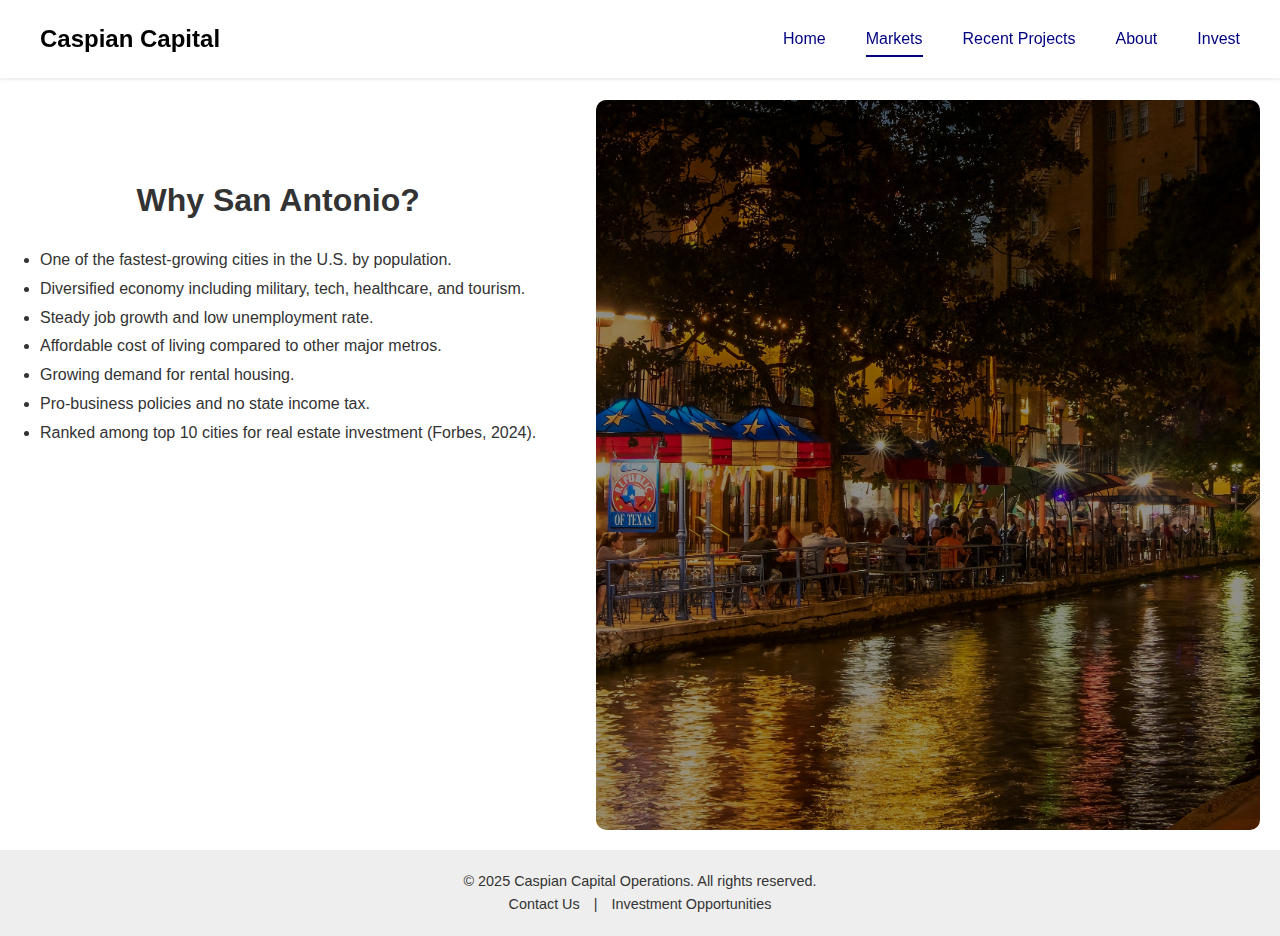
<file: markets/sanantonio.html>
<!DOCTYPE html>
<html lang="en">
<head>
  <meta charset="UTF-8" />
  <meta name="viewport" content="width=device-width, initial-scale=1.0"/>
  <title>San Antonio Market Overview</title>
  <link rel="stylesheet" href="../style.css" />
</head>


<body>

  <!-- Desktop Navbar -->
  <nav class="navbar">
    <a href="../index.html" class="logo">Caspian Capital</a>
    <ul class="nav-links desktop-menu">
      <li><a href="../index.html">Home</a></li>
      <li><a href="../markets.html" class="active">Markets</a></li>
      <li><a href="../projects.html">Recent Projects</a></li>
      <li><a href="../about.html">About</a></li>
      <li><a href="../invest.html" target="_blank" rel="noopener noreferrer">Invest</a></li>
    </ul>
    <div class="hamburger" onclick="openMenu()">☰</div>
  </nav>

  <!-- Overlay Menu -->
  <div id="overlayMenu" class="overlay">
    <div class="overlay-content">
      <span class="close-btn" onclick="closeMenu()">✕</span>
      <ul>
        <li><a href="../index.html">Home</a></li>
        <li><a href="../markets.html" class="active">Markets</a></li>
        <li><a href="../projects.html">Recent Projects</a></li>
        <li><a href="../about.html">About</a></li>
        <li><a href="../invest.html" target="_blank" rel="noopener noreferrer">Invest</a></li>
      </ul>
    </div>
  </div>

  <!-- Info Section -->
  <section class="projects-layout">
    <div class="projects-container">

      <!-- Hero + Grid Wrapper -->
      <div class="projects-content-market">

        <!-- Hero Section -->
        <div class="market-info">
          <h1>Why San Antonio?</h1>
          <ul>
            <li>One of the fastest-growing cities in the U.S. by population.</li>
            <li>Diversified economy including military, tech, healthcare, and tourism.</li>
            <li>Steady job growth and low unemployment rate.</li>
            <li>Affordable cost of living compared to other major metros.</li>
            <li>Growing demand for rental housing.</li>
            <li>Pro-business policies and no state income tax.</li>
            <li>Ranked among top 10 cities for real estate investment (Forbes, 2024).</li>
          </ul>

          <div class="map-embed-box">
            <iframe
              src="https://www.google.com/maps/embed?pb=!1m14!1m8!1m3!1d89495.98320783594!2d-98.4936!3d29.4241!3m2!1i1024!2i768!4f13.1!3m3!1m2!1s0x865cf5085e6b65e5%3A0x43b0f84e833bfc1e!2sSan%20Antonio%2C%20TX!5e0!3m2!1sen!2sus!4v1717108560000!5m2!1sen!2sus"
              width="100%"
              height="300"
              style="border:0; border-radius:12px;"
              allowfullscreen=""
              loading="lazy"
              referrerpolicy="no-referrer-when-downgrade">
            </iframe>
          </div>

        </div>

        <!-- Projects Grid -->
          <div class="market-image" style="background-image: url('../images/markets/sanantonio2');">
          </div>
        
      </div>
    </div>
  </section>


  <!-- Footer -->
  <footer class="footer">
    <p>&copy; 2025 Caspian Capital Operations. All rights reserved.</p>
    <div class="social-links">
      <a href="../contact.html" target="_blank" rel="noopener noreferrer">Contact Us</a> | 
      <a href="../invest.html" target="_blank" rel="noopener noreferrer">Investment Opportunities</a>
    </div>
  </footer>

  <!-- Overlay Menu Scripts -->
  <script>
    function openMenu() {
      document.getElementById("overlayMenu").classList.add("active");
      document.body.classList.add("menu-open");
    }

    function closeMenu() {
      document.getElementById("overlayMenu").classList.remove("active");
      document.body.classList.remove("menu-open");
    }
  </script>

  
</body>
</html>
</file>
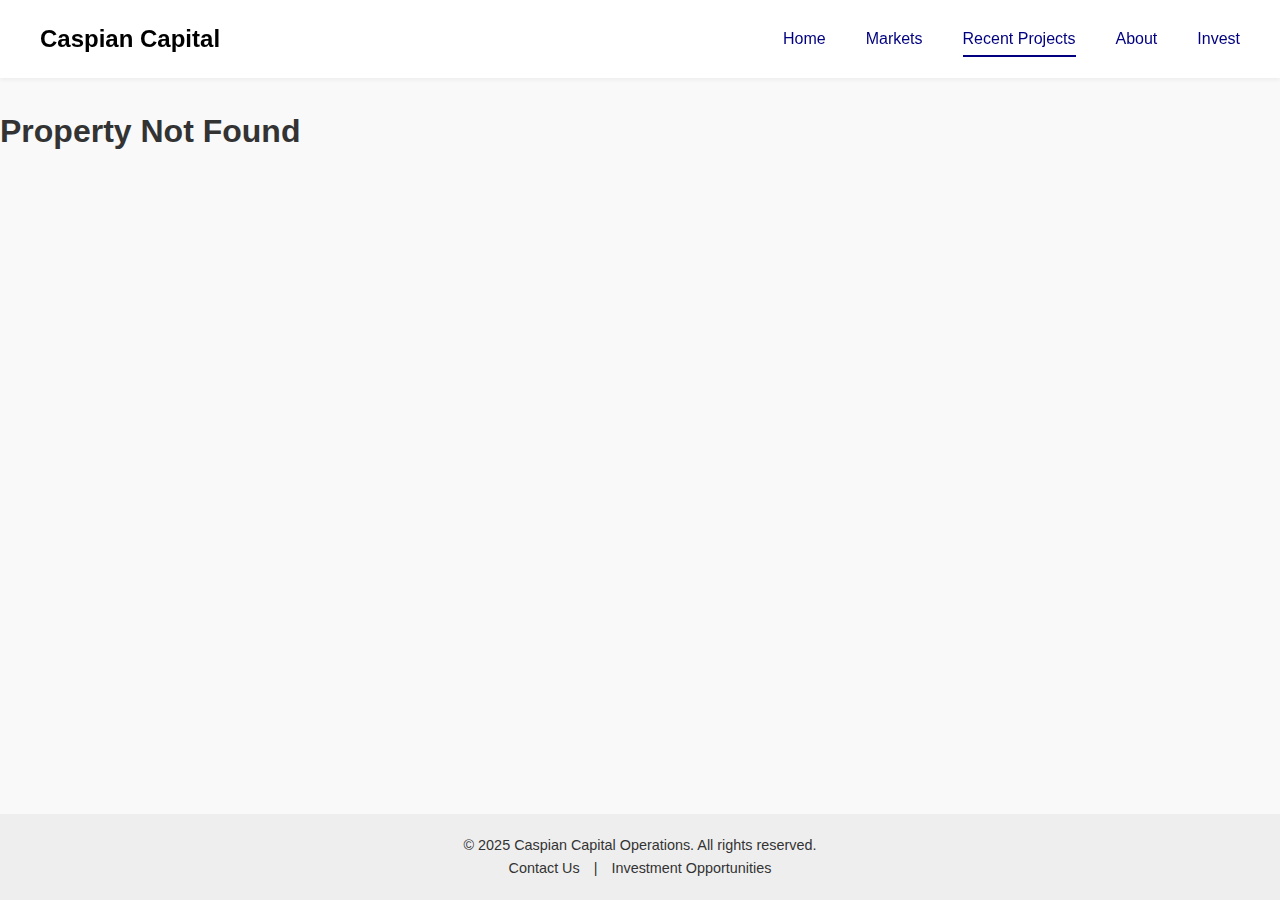
<file: projects/details.html>
<!-- details.html -->
<!DOCTYPE html>
<html lang="en">
  
<head>
  <meta charset="UTF-8" />
  <meta name="viewport" content="width=device-width, initial-scale=1.0" />
  <title>Projects | Caspian Capital</title>
  <link rel="stylesheet" href="../style.css" />
</head>
  
<body>

  <!-- Desktop Navbar -->
  <nav class="navbar">
    <a href="/" class="logo">Caspian Capital</a>
    <ul class="nav-links desktop-menu">
      <li><a href="/">Home</a></li>
      <li><a href="../markets/">Markets</a></li>
      <li><a href="../projects/"class="active">Recent Projects</a></li>
      <li><a href="../about/">About</a></li>
      <li><a href="../invest/" target="_blank" rel="noopener noreferrer">Invest</a></li>
    </ul>
    <div class="hamburger" onclick="openMenu()">☰</div>
  </nav>

  <!-- Overlay Menu -->
  <div id="overlayMenu" class="overlay">
    <div class="overlay-content">
      <span class="close-btn" onclick="closeMenu()">✕</span>
      <ul>
        <li><a href="/">Home</a></li>
        <li><a href="../markets/">Markets</a></li>
        <li><a href="../projects/" class="active">Recent Projects</a></li>
        <li><a href="../about/">About</a></li>
        <li><a href="../invest/" target="_blank" rel="noopener noreferrer">Invest</a></li>
      </ul>
    </div>
  </div>
  


  <div class="property-details">
    <img id="property-image" alt="" class="property-image" />

    <div class="property-content">
      <h1 id="property-title"></h1>
      <p id="property-location"></p>
      <p id="property-specs"></p>
      <p id="property-description"></p>
      <p id="property-price" class="property-price"></p>
      <ul id="property-extra"></ul>
    </div>
  </div>

  <div id="before-after-section-placeholder"></div>

  
   <!-- Footer -->
  <footer class="footer">
    <p>&copy; 2025 Caspian Capital Operations. All rights reserved.</p>
    <div class="social-links">
      <a href="../contact/" target="_blank" rel="noopener noreferrer">Contact Us</a> | 
      <a href="../invest/" target="_blank" rel="noopener noreferrer">Investment Opportunities</a>
    </div>
  </footer>

  <!-- Overlay Menu Scripts -->
  <script>
    function openMenu() {
      document.getElementById("overlayMenu").classList.add("active");
      document.body.classList.add("menu-open");
    }

    function closeMenu() {
      document.getElementById("overlayMenu").classList.remove("active");
      document.body.classList.remove("menu-open");
    }
  </script>

<!--   scriipt for bringing in the property details -->
  <script src="details.js"></script>

  
</body>
  
</html>
</file>
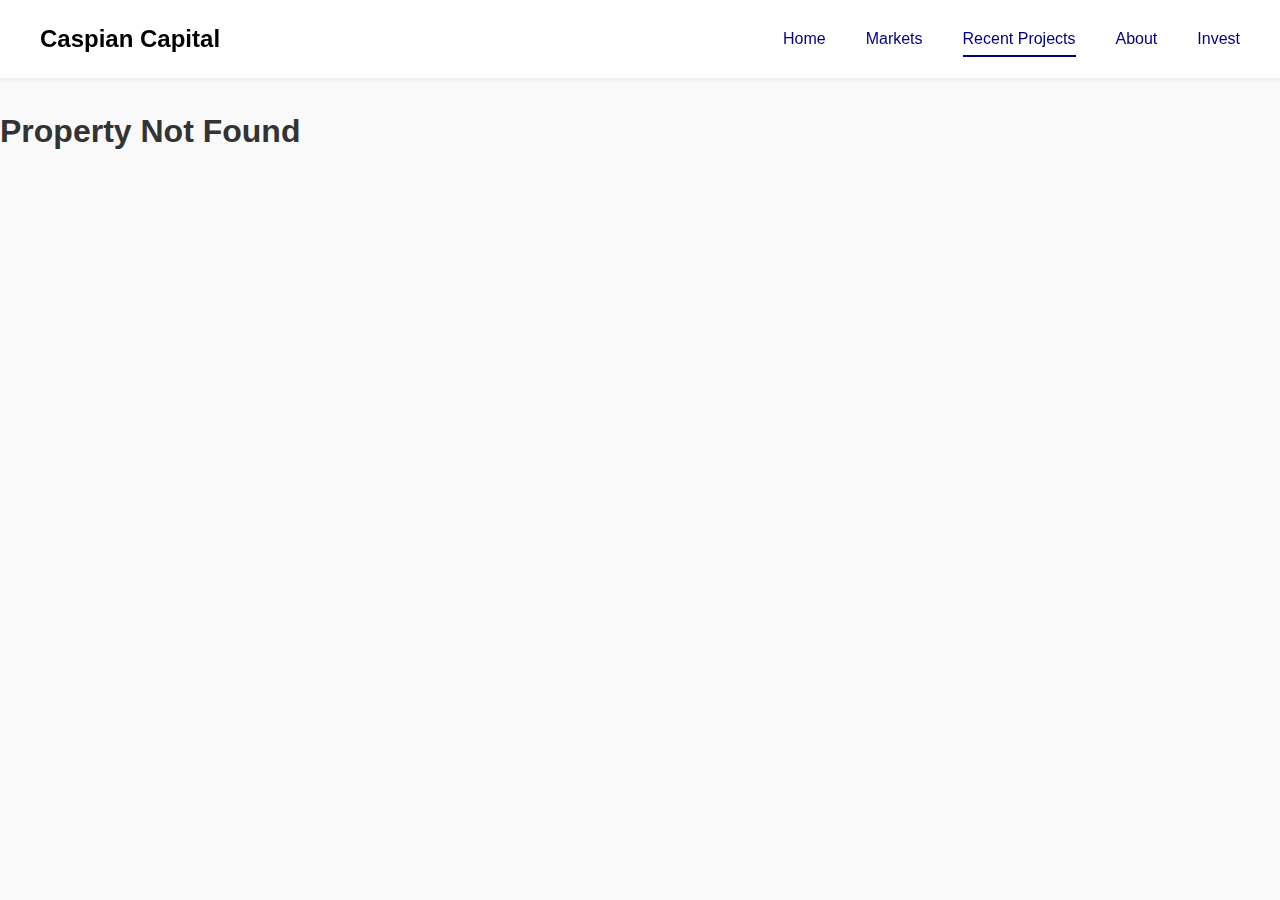
<file: properties/details.html>
<!-- details.html -->
<!DOCTYPE html>
<html lang="en">
  
<head>
  <meta charset="UTF-8" />
  <meta name="viewport" content="width=device-width, initial-scale=1.0" />
  <title>Projects | Caspian Capital</title>
  <link rel="stylesheet" href="../style.css" />
</head>
  
<body>

  <!-- Desktop Navbar -->
  <nav class="navbar">
    <a href="index.html" class="logo">Caspian Capital</a>
    <ul class="nav-links desktop-menu">
      <li><a href="index.html">Home</a></li>
      <li><a href="markets.html">Markets</a></li>
      <li><a href="projects.html"class="active">Recent Projects</a></li>
      <li><a href="about.html">About</a></li>
      <li><a href="invest.html" target="_blank" rel="noopener noreferrer">Invest</a></li>
    </ul>
    <div class="hamburger" onclick="openMenu()">☰</div>
  </nav>

  <!-- Overlay Menu -->
  <div id="overlayMenu" class="overlay">
    <div class="overlay-content">
      <span class="close-btn" onclick="closeMenu()">✕</span>
      <ul>
        <li><a href="index.html">Home</a></li>
        <li><a href="markets.html">Markets</a></li>
        <li><a href="projects.html" class="active">Recent Projects</a></li>
        <li><a href="about.html">About</a></li>
        <li><a href="invest.html" target="_blank" rel="noopener noreferrer">Invest</a></li>
      </ul>
    </div>
  </div>
  


  <div class="property-details">
    <img id="property-image" alt="" class="property-image" />
    <h1 id="property-title"></h1>
    <p id="property-location"></p>
    <p id="property-specs"></p>
    <p id="property-description"></p>
    <p id="property-price" class="property-price"></p>
    <ul id="property-extra"></ul>
  </div>

  <script src="details.js"></script>
</body>
  
</html>
</file>
<file: style.css>
/* Base Reset */
* {
  margin: 0;
  padding: 0;
  box-sizing: border-box;
}

body {
  font-family: 'Segoe UI', Tahoma, Geneva, Verdana, sans-serif;
  line-height: 1.6;
  background-color: #f9f9f9;
  color: #333;
  display: flex;
  flex-direction: column;
  min-height: 100vh;
  padding-top: 80px; /* Adjust based on navbar height */
}

.container {
  max-width: 1200px;
  margin: 0 auto;
  padding: 0 20px;
}

/*-------------------- NAVBAR STYLES -----------------------------------*/
.navbar {
  position: fixed; /* Fixes the navbar to the top */
  top: 0;
  left: 0;
  width: 100%;
  z-index: 1000; /* Keep it above all other content */
  background-color: #fff; /* Optional: ensures it doesn't turn transparent */
  padding: 20px 40px;
  display: flex;
  justify-content: space-between;
  align-items: center;
  box-shadow: 0 2px 4px rgba(0,0,0,0.05); /* subtle shadow for separation */
}

/* Logo */
.logo {
  font-size: 1.5rem;
  font-weight: bold;
  color: #000;
  text-decoration: none;
}

/* Desktop Nav Links */
.nav-links {
  display: flex;
  gap: 40px;
  list-style: none;
}

.nav-links li {
  list-style: none;
}

.nav-links a {
  position: relative;
  text-decoration: none;
  font-size: 1rem;
  font-weight: 500;
  color: navy; /* navy blue */
  padding: 10px 0;
  transition: all 0.3s ease;
}

/* Hover underline */
.nav-links a::after {
  content: '';
  position: absolute;
  width: 0%;
  height: 2px;
  bottom: 0;
  left: 0;
  background-color: navy; /* navy blue underline */
  transition: width 0.3s ease;
}

.nav-links a:hover::after {
  width: 100%;
}

.nav-links a:hover {
  color: navy; /* navy blue */
}

/* to keep the underline when tab is active */
.nav-links a.active::after {
  width: 100%;
}


/* Hamburger Menu */
.hamburger {
  font-size: 2rem;
  cursor: pointer;
  display: none;
  background: none;
  border: none;
  color: navy; /* navy blue */
  position: static;
  align-self: center;
  margin-left: auto;
}

/* Show hamburger on small screens */
@media (max-width: 1000px) {
  .hamburger {
    display: block;
  }

  .nav-links {
    display: none;
  }
}

/* Overlay Menu */
.overlay {
  position: fixed;
  top: 0;
  left: -100%;
  width: 100%;
  height: 100%;
  background-color: rgba(255, 255, 255, 0.9);
  backdrop-filter: blur(2px);
  transition: left 0.3s ease-in-out;
  z-index: 1000;
}

.overlay.active {
  left: 0;
}

.overlay-content {
  height: 100%;
  display: flex;
  flex-direction: column;
  align-items: center;
  justify-content: center;
}

.overlay-content ul {
  list-style: none;
  padding: 0;
  margin: 0;
  text-align: center;
}

.overlay-content ul li {
  margin: 20px 0;
}

.overlay-content ul li a {
  text-decoration: none;
  font-size: 1.5rem;
  color: #000;
  font-weight: 600;
}

/* Close Button */
.close-btn {
  position: absolute;
  top: 20px;
  right: 30px;
  font-size: 2rem;
  cursor: pointer;
  color: #333;
  z-index: 1101;
}

/* Hide hamburger when menu is open */
body.menu-open .hamburger {
  display: none;
}


/* ----------------------- Home carousel ----------------------- */
.carousel-container {
  position: relative;
  width: 100%;
  margin: 0 auto;
  overflow: hidden;
  box-shadow: 0 4px 12px rgba(0, 0, 0, 0.1);
}

.carousel {
  position: relative;
  display: flex;
  transition: transform 0.5s ease-in-out;
  height: 500px;
}

.carousel-slide {
  min-width: 100%;
  opacity: 0;
  transition: opacity 0.5s ease;
  position: absolute;
  top: 0;
  left: 0;
}

.carousel-slide img {
  width: 100%;
  height: 100%;
  object-fit: cover;
  display: block;
}

.carousel-slide.active {
  opacity: 1;
  position: relative;
}

.carousel-nav {
  position: absolute;
  top: 50%;
  transform: translateY(-50%);
  font-size: 2rem;
  background: rgba(0,0,0,0.4);
  color: white;
  border: none;
  padding: 8px 12px;
  cursor: pointer;
  z-index: 2;
  opacity: 0;
  transition: opacity 0.3s ease, transform 0.2s ease, background 0.2s ease;
  border-radius: 50%;
}

@media (max-width: 768px) {
  .carousel-nav {
    font-size: 1.5rem;
    padding: 6px 10px;
  }
}

.carousel-nav:hover {
  transform: translateY(-50%) scale(1.1);
  background: rgba(0, 0, 0, 0.6);
}


.carousel-container:hover .carousel-nav {
  opacity: 1;
}

.carousel-nav.prev {
  left: 10px;
}

.carousel-nav.next {
  right: 10px;
}

.carousel-dots {
  position: absolute;
  bottom: 15px;
  width: 100%;
  display: flex;
  justify-content: center;
  gap: 10px;
  z-index: 2;
}

.carousel-dots .dot {
  height: 10px;
  width: 10px;
  background-color: rgba(255,255,255,0.7);
  border-radius: 50%;
  display: inline-block;
  transition: all 0.3s ease;
  cursor: pointer;
}

.carousel-dots .dot.active {
  width: 14px;
  height: 14px;
  background-color: white;
}



/* --------------------------Hero section ----------------------------*/
.hero {
  text-align: center;
  padding: 80px 20px;
  background-color: #ffffff;
}

.hero h1 {
  font-size: 3rem;
  margin-bottom: 20px;
}

.hero p {
  font-size: 1.2rem;
  margin-bottom: 30px;
}

.hero-list {
  list-style-type: disc;
  padding-left: 20px;
  margin-top: 20px;
  color: white;
  font-size: 1rem;
  line-height: 1.6;
}

.hero-list li {
  margin-bottom: 8px;
}


.cta-button {
  padding: 12px 24px;
  font-size: 1rem;
  background-color: navy; /* Navy Blue */ 
  color: #fff;
  border: none;
  border-radius: 5px;
  cursor: pointer;
  text-decoration: none; /* Removes underline */
  display: inline-block;
  transition: background-color 0.3s ease, transform 0.2s ease;
}

.cta-button:hover {
  background-color: #003366; /* Slightly lighter navy */
  transform: scale(1.05);
}




/* ---------------Markets and Recent Projects Section Link Panels--------------- */
.section-links {
  display: flex;
  flex-wrap: wrap;
  margin: 0;
  padding: 0;
}

.section-link {
  position: relative;
  flex: 1 1 50%;
  height: 300px;
  background-size: cover;
  background-position: center;
  text-decoration: none;
  transition: all 0.4s ease;
  overflow: hidden;
}

.section-link::before {
  content: "";
  position: absolute;
  inset: 0;
  background: linear-gradient(to top, rgba(0, 0, 0, 0.6), rgba(0, 0, 0, 0));
  transition: background 0.3s ease;
  z-index: 1;
}

.section-link:hover::before {
  background: none;
}

.overlay-text {
  position: absolute;
  bottom: 20px;
  left: 20px;
  color: #fff;
  font-size: 2rem;
  font-weight: 600;
  z-index: 2;
  transition: transform 0.3s ease;
}

.section-link:hover .overlay-text {
  transform: translateY(-5px);
}

@media (max-width: 768px) {
  .section-link {
    flex: 1 1 100%;
    height: 250px;
  }

  .overlay-text {
    font-size: 1.5rem;
    bottom: 15px;
    left: 15px;
  }
}



/* ----------------------------Footer-------------------------------- */
.footer {
  margin-top: auto;
  text-align: center;
  padding: 20px;
  background-color: #eee;
  font-size: 0.9rem;
}

.social-links a {
  color: #333;
  text-decoration: none;
  margin: 0 10px;
}

.social-links a:hover {
  text-decoration: underline; 
}

/* Responsive design tweaks */
@media (max-width: 768px) {
  .hero h1 {
    font-size: 2.5rem;
  }

  .hero p {
    font-size: 1rem;
  }
}


















/* ------------------Projects Section------------------- */
.projects-layout {
  background-color: #fff;
  padding: 0 0; /* 80px 0*/ 
  display: flex; /* added */
  justify-content: center;  /* horizontal centering */
  align-items: center;      /* vertical centering */
/*   min-height: 85vh;        /* reduce from 100vh to decrease space at top and bottom */ 
  box-sizing: border-box;
}

.projects-container {
  width: 100%; 
  padding: 20px;
}

/* Layout: Hero and Grid Wrapper */
.projects-content {
  display: flex;
  flex-direction: column-reverse; /* Stack with hero below on small screens */
  gap: 20px;
}

/* Hero Section */
.projects-hero {
  text-align: center;
  display: flex;
  flex-direction: column;
  justify-content: center;
  align-items: center;
}

.projects-hero h1 {
  color: navy; /* Navy Blue */ 
  font-size: 1.75rem;
  margin-bottom: 10px;
  min-width: 300px;
}

.hero-subtitle {
  font-size: 1.1rem;
  color: #666;
  margin-bottom: 30px;
}

.stats {
  display: flex;
  flex-direction: column;
  align-items: center;
  gap: 20px; /* vertical spacing between stats below dots */
  margin-top: 40px;
  max-width: 600px;
  margin-left: auto;
  margin-right: auto;
}

.stat {
  text-align: center;
  position: relative;
  padding-bottom: 30px;
}

/* Dotted line between stats */
.stat:not(:last-child)::after {
  content: "";
  position: absolute;
  bottom: 0;
  left: 50%;
  transform: translateX(-50%);
  width: 1px;
  height: 30px;
  border-left: 2px dotted #ccc;
}

.stat h2 {
  font-size: 1.5rem;
  color: navy;
  margin: 0;
  font-weight: 500;
}

.stat p {
  font-size: 1rem;
  color: #666;
  margin: 4px 0 20px;
}

/* Projects Grid */
.projects-grid {
  display: grid;
  grid-template-columns: repeat(auto-fit, minmax(280px, 1fr));
  gap: 30px;
}

/* Project Card */
.project-card {
  background-color: white; /* fallback if image fails */
  border-radius: 12px;
  box-shadow: 0 4px 12px rgba(0, 0, 0, 0.08);
  overflow: hidden;
  transition: transform 0.3s ease, box-shadow 0.3s ease;
  display: flex;
  flex-direction: column;
}

.project-card:hover {
  transform: translateY(-6px);
  box-shadow: 0 10px 24px rgba(0, 0, 0, 0.15);
}

.project-card img {
  width: 100%;
  height: 200px;
  object-fit: cover;
  display: block;
}

/* New wrapper for the text section */
.project-info {
  background-color: white;
  color: black;
  padding: 20px;
  text-align: left;
}

.project-info h3 {
  font-size: 1.25rem;
  margin: 0 0 10px;
  color: black;
}

.project-info p {
  margin: 0;
  color: black;
  font-size: 0.95rem;
  line-height: 1.5;
}

/* Responsive layout change for larger screens */
@media (min-width: 992px) {
  .projects-content {
    flex-direction: row; /* Hero on left, grid on right */
    align-items: flex-start;
  }
  
  .projects-hero {
    flex: 1;
    text-align: center;
    align-items: center;
  }

  .projects-hero h1 {
    margin-top: 50px;
  }
  
  .projects-grid {
    grid-template-columns: repeat(3, 1fr); /* 3 cols on desktop view */
  }
}








/* -----------------------Markets Section ------------------------------*/
.market-section {
  display: grid;
  grid-template-columns: 1fr; /* default: 1 column */
  gap: 20px;
  padding: 40px 20px;
}

@media screen and (min-width: 768px) {
  .market-section {
    grid-template-columns: 1fr 1fr; /* 2 columns on wider screens */
  }
}

.market-card {
  position: relative;
  background-size: cover;
  background-position: center;
  height: 300px; /* make them taller so the image is visible */
  border-radius: 12px;
  overflow: hidden;
  box-shadow: 0 4px 8px rgba(0,0,0,0.1);
  transition: transform 0.3s ease;
  display: flex;
  align-items: center;
  justify-content: center;
  text-align: center;
}

.market-card:hover {
  transform: scale(1.02);
}

.market-overlay {
  position: absolute;
  inset: 0;
  display: flex;
  flex-direction: column;
  align-items: center;
  justify-content: center;
  color: white;
  padding: 20px;
  background: rgba(0, 0, 0, 0.4); /* adjust opacity as needed */
  text-shadow: 0 1px 3px rgba(0, 0, 0, 0.6); /* optional for better readability */
}

.market-card img {
  width: 100%;
  height: auto;
  display: block;
}

.market-section .market-card .market-overlay h2 {
  font-size: 2rem;
  margin: 0px;
  padding: 4px 0;
}

market-section .market-card .market-overlay p {
  margin: 0px;
  padding: 4px 0;
}




/* ----------- Market Overview Page ----------- */
.market-info {
  display: flex;
  flex-direction: column;
  justify-content: center;
  align-items: center;
}
 
.market-info h1 {
  text-align: center;
  font-size: 2rem;
  margin-bottom: 20px;
}

.market-info ul {
  list-style-type: disc;
  padding-left: 20px;
  line-height: 1.8;
}

.market-image {
  position: relative;
  flex: 1 1 400px;
  min-height: 300px;
  min-width: 300px;
  background: #eee center center / cover no-repeat;
  border-radius: 10px;
  overflow: hidden; /* ensures overlay stays inside rounded corners */
}
/* overlay on the image */
.market-image::before {
  content: '';
  position: absolute;
  top: 0;
  left: 0;
  width: 100%;
  height: 100%;
  background: rgba(0, 0, 0, 0.4); /* adjust opacity as needed */
  border-radius: 10px; /* match parent */
  z-index: 1;
}

/* Layout: Hero and image Wrapper */
.projects-content-market {
  display: flex;
  flex-direction: column; /* Stack with hero above on small screens */
  gap: 60px;
}

/* Responsive layout change for larger screens */
@media (min-width: 992px) {
  .projects-content-market {
    flex-direction: row; /* Hero on left, grid on right */
  }

  .market-image {
    min-height: 730px; /* to make the image take up fullscreen height */
  }
}



/* ---------------------------About Section-------------------------------- */
.about-content {
  background-color: #fdfdfd;
  padding: 40px 20px;
}

.about-content h2 {
  margin-bottom: 10px;
  font-size: 2rem;
  color: #222;
}

.about-content p {
  margin-bottom: 30px;
  color: #444;
}

.about-hero {
  position: relative;
  color: white;
  padding: 80px 20px;
  overflow: hidden;
}

.about-hero::before {
  content: "";
  position: absolute;
  inset: 0;
  background: rgba(0, 0, 0, 0.6); /* Dark overlay across entire section */
  z-index: 0;
}

.about-hero .container {
  position: relative;
  z-index: 1; /* Ensure text appears above overlay */
  text-align: left;
}










/* ------------------- Shared Form Styles ------------------- */
/* body {
  margin: 0;
  font-family: system-ui, sans-serif;
  background-color: #f7f7f7;
} */

/* Form Wrapper */
.form-wrapper {
  max-width: 700px;
  margin: 40px auto;
  padding: 30px 25px;
  background-color: #ffffff;
  border-radius: 10px;
  box-shadow: 0 4px 20px rgba(0, 0, 0, 0.08);
}

/* Form Heading */
.form-heading {
  text-align: center;
  margin-bottom: 30px;
  font-size: 2rem;
  color: #222;
}

/* Form */
form {
  display: flex;
  flex-direction: column;
}

/* Form Group */
.form-group {
  margin-bottom: 20px;
  display: flex;
  flex-direction: column;
}

.form-group label {
  font-weight: 600;
  margin-bottom: 8px;
  font-size: 0.95rem;
  color: #444;
}

.form-group input,
.form-group select,
.form-group textarea {
  padding: 10px 12px;
  border: 1px solid #ccc;
  border-radius: 6px;
  font-size: 1rem;
  background-color: #fdfdfd;
  transition: border-color 0.3s ease;
}

.form-group input:focus,
.form-group select:focus,
.form-group textarea:focus {
  outline: none;
  border-color: #007BFF;
}

/* Button */
.submit-button {
  margin-top: 10px;
  padding: 12px;
  font-size: 1rem;
  font-weight: bold;
  color: #fff;
  background-color: #007BFF;
  border: none;
  border-radius: 6px;
  cursor: pointer;
  transition: background 0.3s ease;
}

.submit-button:hover {
  background-color: #0056b3;
}

/* Mobile adjustments */
@media (max-width: 600px) {
  .form-wrapper {
    margin: 20px 15px;
    padding: 20px;
  }
}
</file>
